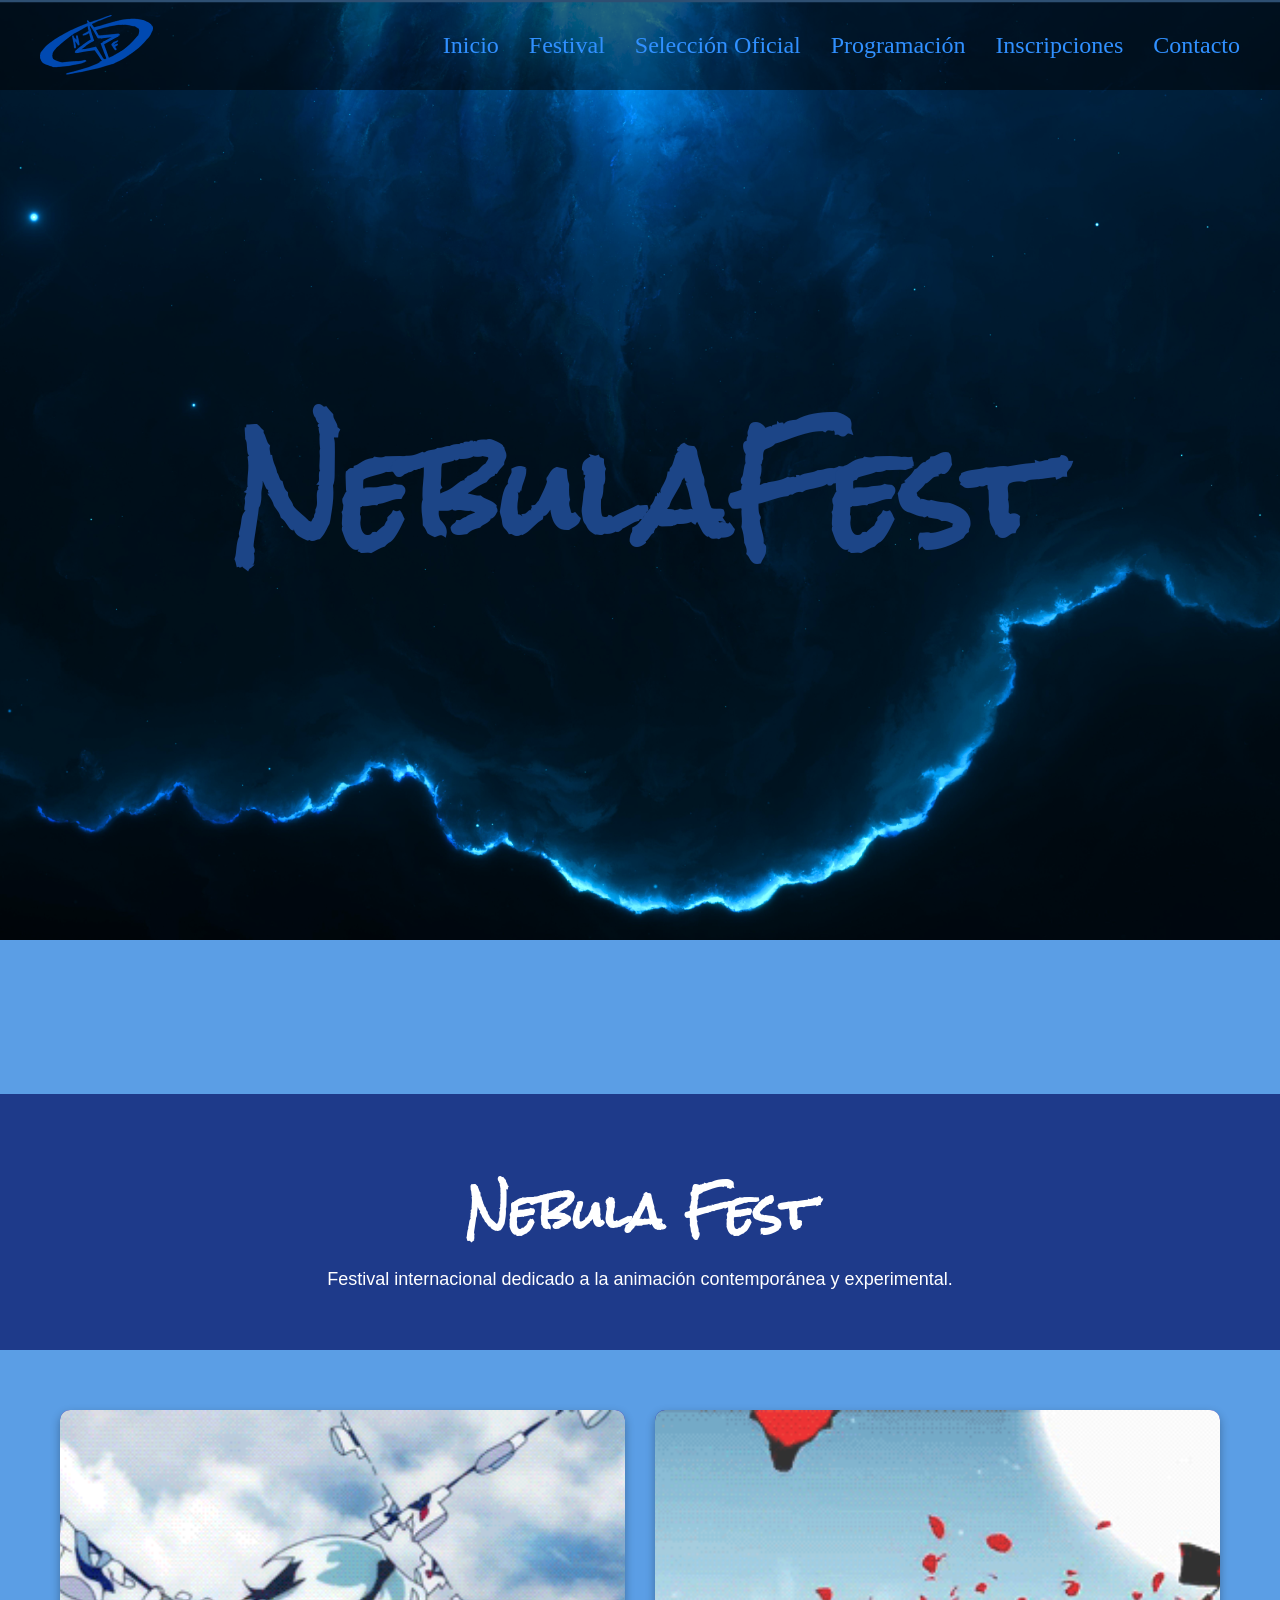
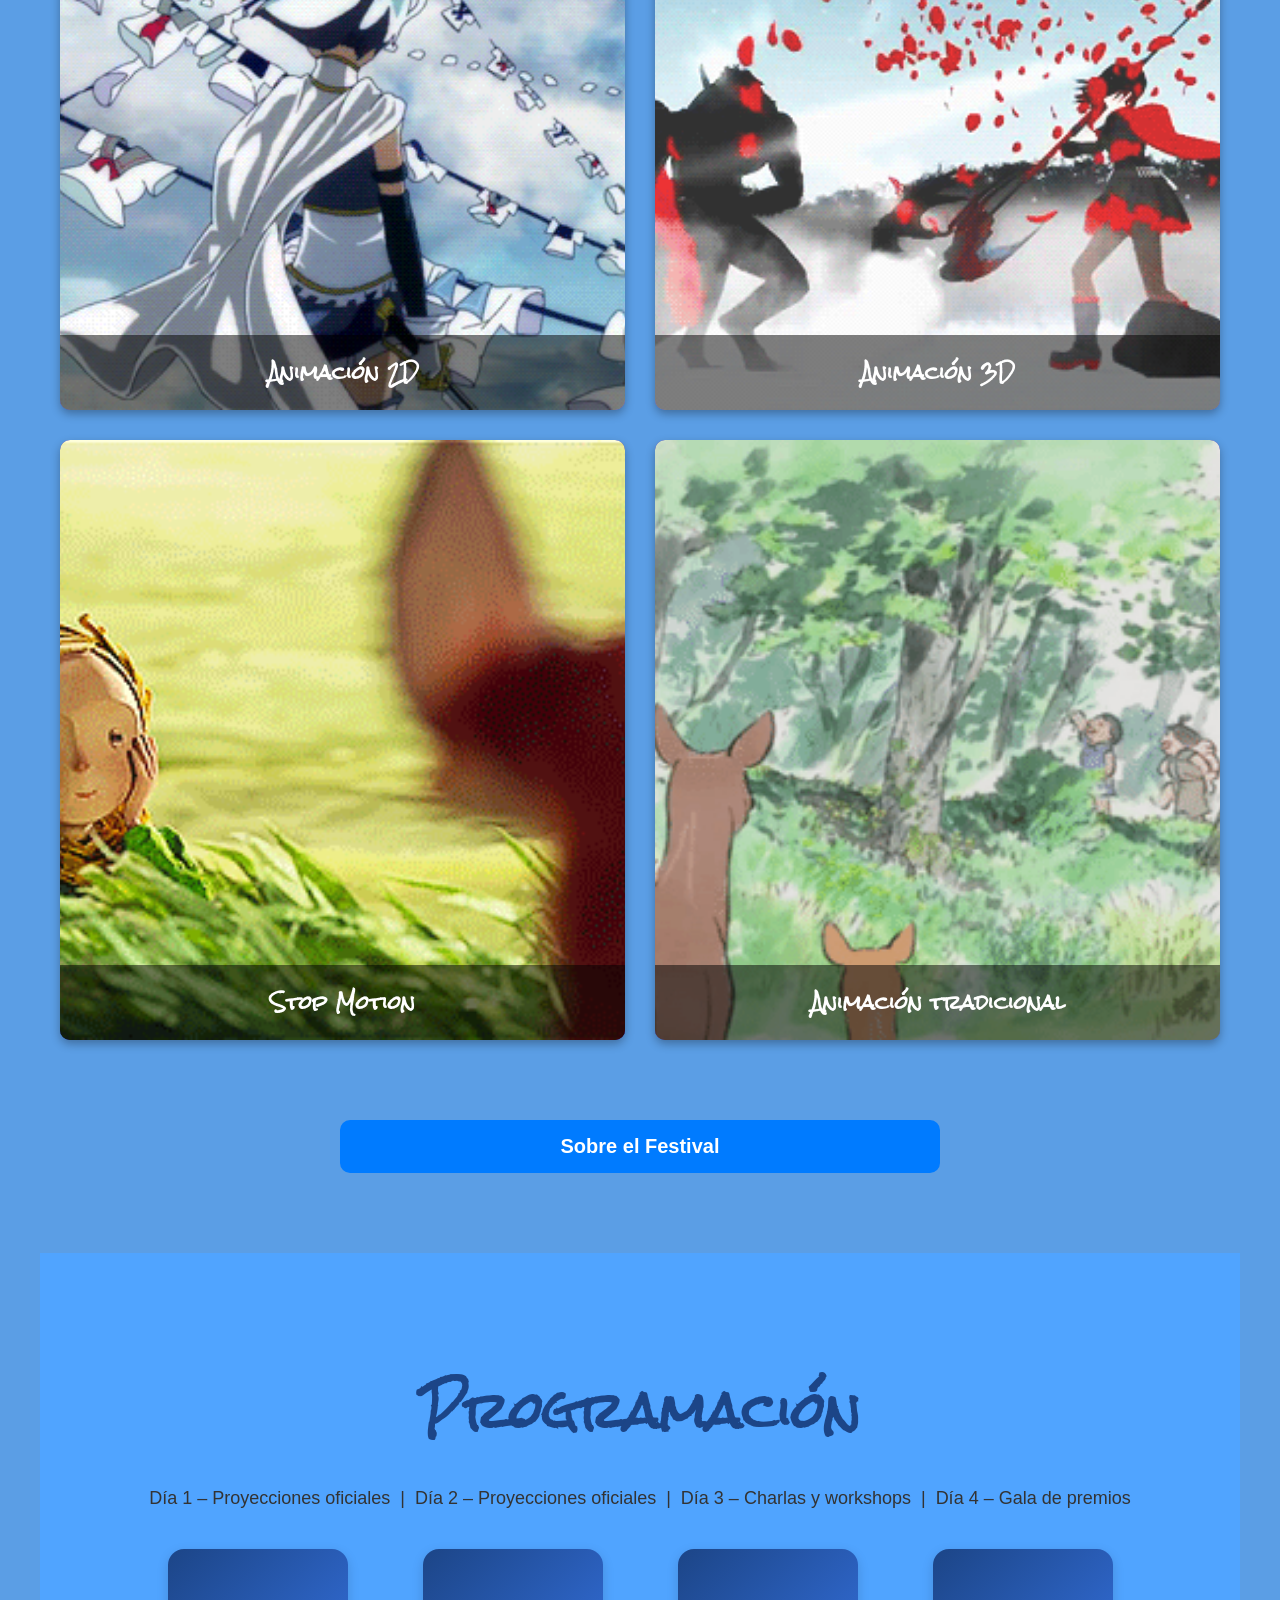
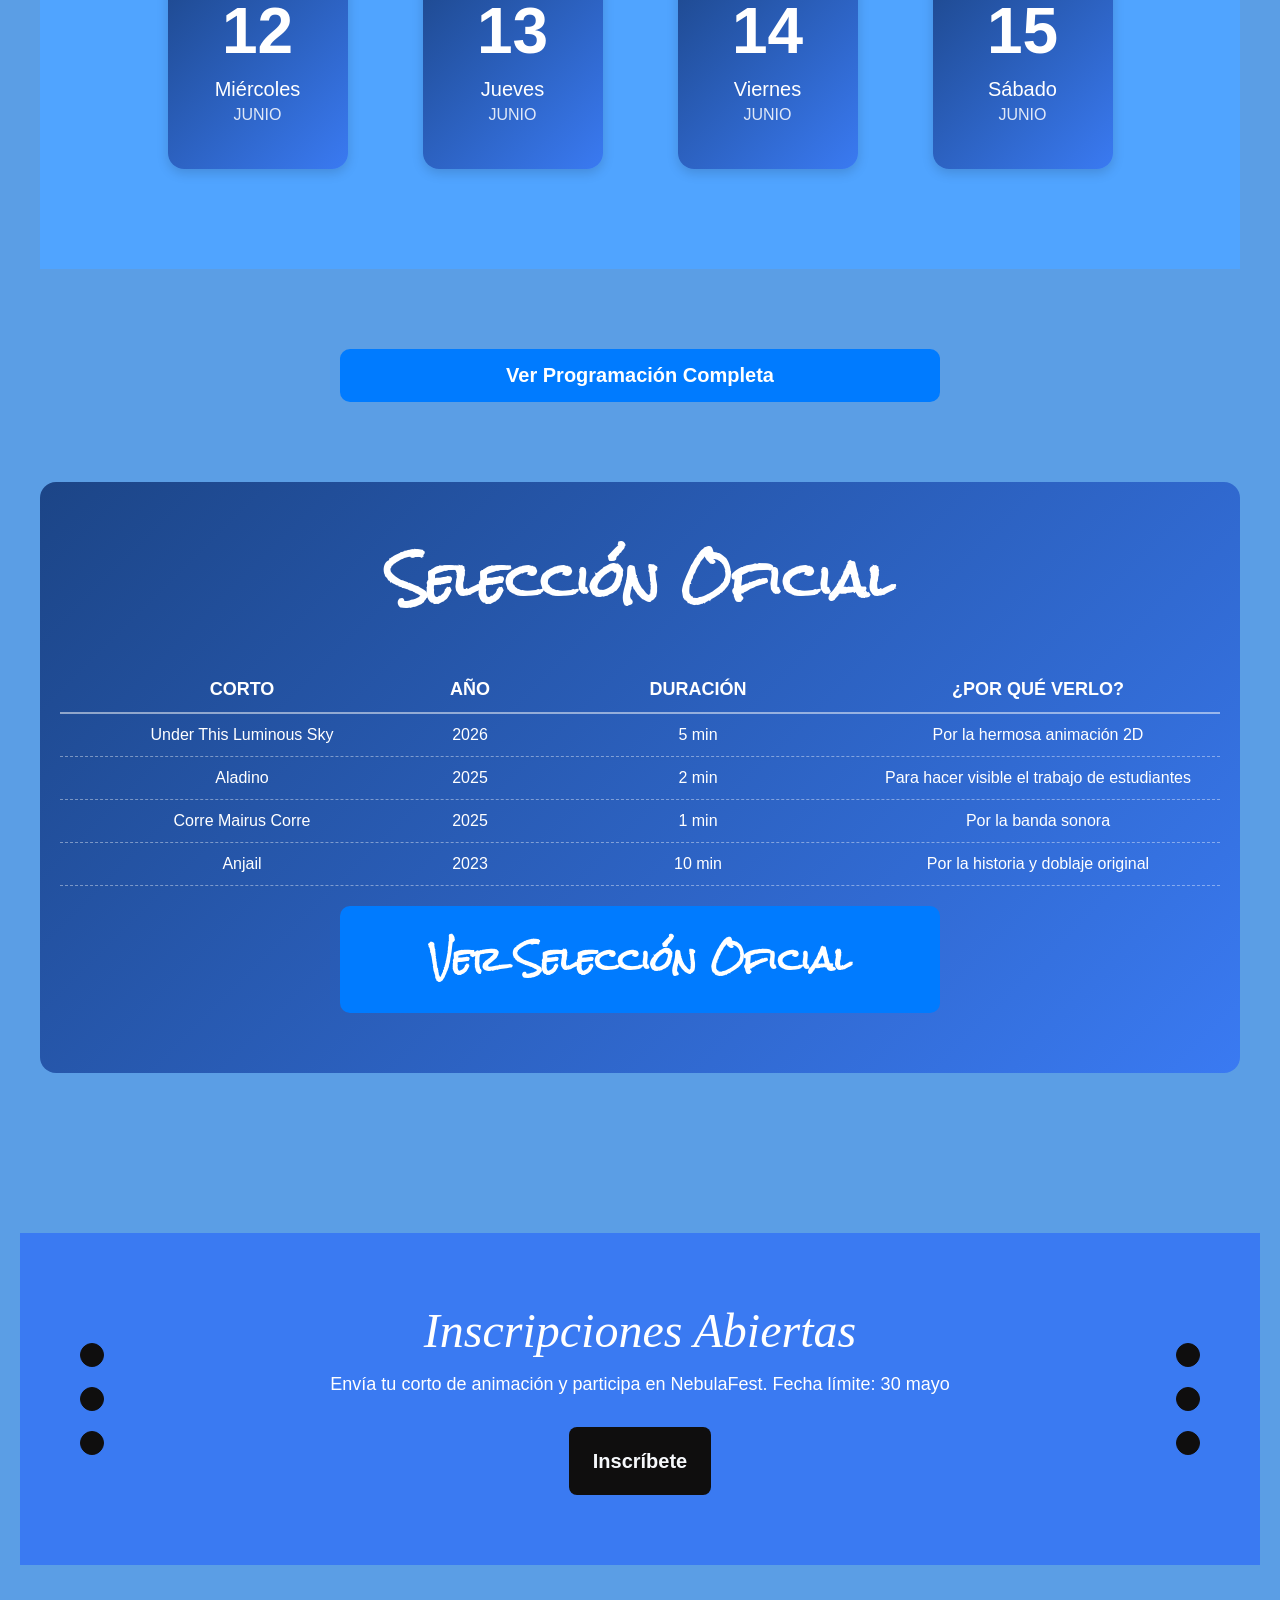
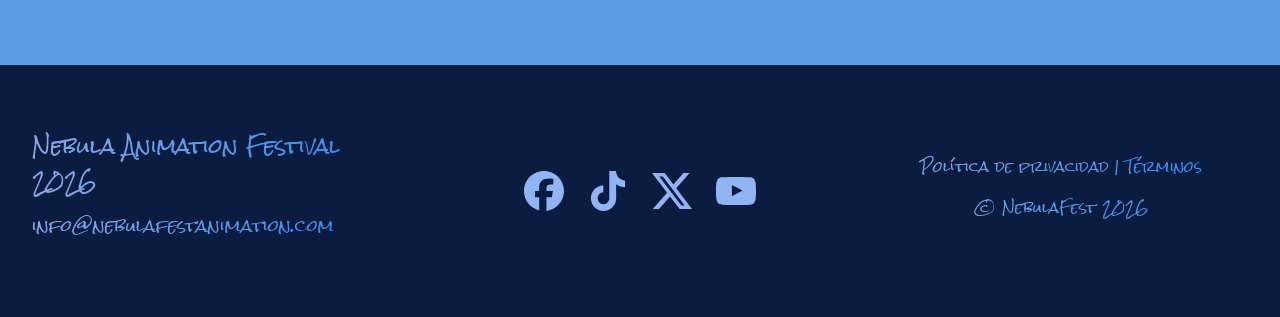
<file: index.html>
<!DOCTYPE html>
<html lang="es">

<head>
  <meta charset="UTF-8">
  <meta name="viewport" content="width=device-width, initial-scale=1.0">
  <title>NebulaFest</title>
  <link rel="stylesheet" href="style_index.css">
  <link rel="stylesheet" href="Style_General_Header_and_Footer.css">
  <link rel="preconnect" href="https://fonts.googleapis.com">
  <link rel="preconnect" href="https://fonts.gstatic.com" crossorigin>
  <link href="https://fonts.googleapis.com/css2?family=Rock+Salt&display=swap" rel="stylesheet">
  <Font src="font/RockSalt-Regular.ttf">
</head>

  <!-- HEADER -->
  <header class="cabecera">
    <div class="logo-nf">
      <img src="Imagenes/logoNF.png" alt="Logo NebulaFest">
    </div>
    <nav class="botones">
      <a href="NebulaFest_index.html">Inicio</a>
      <a href="Pagina Festival Información.html">Festival</a>
      <a href="Pagina Seleccion Oficial1.html">Selección Oficial</a>
      <a href="Pagina Programacion.html">Programación</a>
      <a href="Pagina Inscripciones.html">Inscripciones</a>
      <a href="PaginaContacto.html">Contacto</a>
    </nav>
  </header>

  <!-- HERO -->
  <section class="hero">
    <div class="titulo-evento">
      <h1 class="nebula-fest">NebulaFest</h1>
    </div>
    <img src="Imagenes/nebulosa-foto0.png" class="nebulosa-foto">
  </section>

  <!-- INTRO -->
  <section class="titulo-y-ligera-info">
    <div class="titulo">
      <h2 class="nebula-fest2">Nebula Fest</h2>
      <p class="descripcion">
        Festival internacional dedicado a la animación contemporánea y experimental.
      </p>
    </div>
  </section>

  <!-- TARJETAS DE ANIMACIÓN -->
  <section class="animaciones">
    <article class="anim-2d">
      <img src="Gifs/ANIMdigital1.gif" alt="Animación 2D">
      <div class="content">
        <h3>Animación 2D</h3>
      </div>
    </article>

    <article class="anim-3d">
      <img src="Gifs/ANIM3Dpelea.gif" alt="Animación 3D">
      <div class="content">
        <h3>Animación 3D</h3>
      </div>
    </article>

    <article class="anim-stop-motion">
      <img src="Gifs/StopMotion.gif" alt="Stop Motion">
      <div class="content">
        <h3>Stop Motion</h3>
      </div>
    </article>

    <article class="anim-2d-tradicional">
      <img src="Gifs/ANIMtradicional.gif" alt="Animación tradicional">
      <div class="content">
        <h3>Animación tradicional</h3>
      </div>
    </article>
  </section>

  <!-- BOTÓN CTA -->
  <section class="cta">
    <a href="Pagina Festival Información.html" class="button-large">Sobre el Festival</a>
  </section>

  <!-- PROGRAMACIÓN -->
  <section class="programacion">
    <h2>Programación</h2>
    <p class="resumen">
      Día 1 – Proyecciones oficiales &nbsp;|&nbsp;
      Día 2 – Proyecciones oficiales &nbsp;|&nbsp;
      Día 3 – Charlas y workshops &nbsp;|&nbsp;
      Día 4 – Gala de premios
    </p>

    <div class="fechas">
      <div class="fecha-card">
        <div class="dia">12</div>
        <div class="nombre-dia">Miércoles</div>
        <div class="mes">Junio</div>
      </div>
      <div class="fecha-card">
        <div class="dia">13</div>
        <div class="nombre-dia">Jueves</div>
        <div class="mes">Junio</div>
      </div>
      <div class="fecha-card">
        <div class="dia">14</div>
        <div class="nombre-dia">Viernes</div>
        <div class="mes">Junio</div>
      </div>
      <div class="fecha-card">
        <div class="dia">15</div>
        <div class="nombre-dia">Sábado</div>
        <div class="mes">Junio</div>
      </div>
    </div>
  </section>

  <section class="cta">
    <a href="Pagina Programacion.html" class="button-large">Ver Programación Completa</a>
  </section>

  <!-- SELECCIÓN OFICIAL -->
  <section class="seleccion-oficial">
    <h2 class="titulo-seleccion">Selección Oficial</h2>

    <div class="tabla-cabecera">
      <div class="columna">Corto</div>
      <div class="columna ancho-fijo">Año</div>
      <div class="columna">Duración</div>
      <div class="columna">¿Por qué verlo?</div>
    </div>

    <div class="tabla-contenido">
      <div class="fila">
        <div class="columna">Under This Luminous Sky</div>
        <div class="columna ancho-fijo">2026</div>
        <div class="columna">5 min</div>
        <div class="columna">Por la hermosa animación 2D</div>
      </div>
      <div class="fila">
        <div class="columna">Aladino</div>
        <div class="columna ancho-fijo">2025</div>
        <div class="columna">2 min</div>
        <div class="columna">Para hacer visible el trabajo de estudiantes</div>
      </div>
      <div class="fila">
        <div class="columna">Corre Mairus Corre</div>
        <div class="columna ancho-fijo">2025</div>
        <div class="columna">1 min</div>
        <div class="columna">Por la banda sonora</div>
      </div>
      <div class="fila">
        <div class="columna">Anjail</div>
        <div class="columna ancho-fijo">2023</div>
        <div class="columna">10 min</div>
        <div class="columna">Por la historia y doblaje original</div>
      </div>
      <!-- Se pueden repetir más filas según sea necesario -->
    </div>

    <section class="cta-seleccion">
      <a href="Pagina Seleccion Oficial1.html" class="button-large">
        <div class="view-all">Ver Selección Oficial</div>
      </a>
    </section>
  </section>

  <!-- SECCIÓN INSCRIPCIONES -->
  <section class="subscribe-section">
    <div class="frame-43">
      <div class="subscribe-container">

        <div class="paper-graphics paper-left">
          <div class="holes">
            <div class="ellipse"></div>
            <div class="ellipse"></div>
            <div class="ellipse"></div>
          </div>
        </div>

        <div class="content">
          <div class="paragraph">
            <div class="tune-into-the-signal">Inscripciones Abiertas</div>
            <div class="no-noise-just-deep-cuts-on-music-film-and-culture">
              Envía tu corto de animación y participa en NebulaFest. Fecha límite: 30 mayo
            </div>
          </div>
          <a href="Pagina Inscripciones.html" class="button-small">
            <div class="subscribe">Inscríbete</div>
          </a>
        </div>

        <div class="paper-graphics paper-right">
          <div class="holes">
            <div class="ellipse"></div>
            <div class="ellipse"></div>
            <div class="ellipse"></div>
          </div>
        </div>

      </div>
    </div>
  </section>

    <!-- Footer -->
    <footer>
        <div class="footer-container">
            <div class="footer-info">
                <p>Nebula Animation Festival 2026</p>
                <p>info@nebulafestanimation.com</p>
            </div>

            <div class="social-links">
                <!-- Facebook -->
                <button aria-label="Facebook">
                    <svg viewBox="0 0 40.0008 39.8536">
                        <path d="M20 0C8.9544 0 0 8.9544 0 20C0 29.3792 6.4576 37.2496 15.1688 39.4112V26.112H11.0448V20H15.1688V17.3664C15.1688 10.5592 18.2496 7.404 24.9328 7.404C26.2 7.404 28.3864 7.6528 29.2808 7.9008V13.4408C28.8088 13.3912 27.9888 13.3664 26.9704 13.3664C23.6912 13.3664 22.424 14.6088 22.424 17.8384V20H28.9568L27.8344 26.112H22.424V39.8536C32.3272 38.6576 40.0008 30.2256 40.0008 20C40 8.9544 31.0456 0 20 0Z" />
                    </svg>
                </button>

                <!-- TikTok -->
                <button aria-label="TikTok">
                    <svg viewBox="0 0 34.1667 40">
                        <path d="M25.1209 0H18.3797V27.2463C18.3797 30.4928 15.787 33.1594 12.5604 33.1594C9.33389 33.1594 6.74115 30.4928 6.74115 27.2463C6.74115 24.058 9.27628 21.4492 12.3876 21.3333V14.4928C5.5312 14.6087 0 20.2319 0 27.2463C0 34.3189 5.64643 40 12.6181 40C19.5896 40 25.2361 34.2609 25.2361 27.2463V13.2753C27.7712 15.1304 30.8825 16.2319 34.1667 16.2899V9.44928C29.0964 9.27537 25.1209 5.10144 25.1209 0Z" />
                    </svg>
                </button>

                <!-- X (Twitter) -->
                <button aria-label="X">
                    <svg viewBox="0 0 36.6667 33.1433">
                        <path d="M28.8771 0H34.4996L22.2162 14.0392L36.6667 33.1433H25.3521L16.4901 21.5567L6.34991 33.1433H0.724053L13.8624 18.1268L0 0H11.6018L19.6123 10.5906L28.8771 0ZM26.9038 29.778H30.0193L9.90899 3.18855H6.56577L26.9038 29.778Z" />
                    </svg>
                </button>

                <!-- YouTube -->
                <button aria-label="YouTube">
                    <svg viewBox="0 0 40 28.1328">
                        <path d="M39.6016 6.07031C39.6016 6.07031 39.2109 3.3125 38.0078 2.10156C36.4844 0.507813 34.7813 0.5 34 0.40625C28.4063 -2.23517e-07 20.0078 0 20.0078 0H19.9922C19.9922 0 11.5937 -2.23517e-07 6 0.40625C5.21875 0.5 3.51562 0.507813 1.99219 2.10156C0.789063 3.3125 0.40625 6.07031 0.40625 6.07031C0.40625 6.07031 0 9.3125 0 12.5469V15.5781C0 18.8125 0.398437 22.0547 0.398437 22.0547C0.398437 22.0547 0.789062 24.8125 1.98437 26.0234C3.50781 27.6172 5.50781 27.5625 6.39844 27.7344C9.60156 28.0391 20 28.1328 20 28.1328C20 28.1328 28.4063 28.1172 34 27.7188C34.7813 27.625 36.4844 27.6172 38.0078 26.0234C39.2109 24.8125 39.6016 22.0547 39.6016 22.0547C39.6016 22.0547 40 18.8203 40 15.5781V12.5469C40 9.3125 39.6016 6.07031 39.6016 6.07031ZM15.8672 19.2578V8.01563L26.6719 13.6562L15.8672 19.2578Z" />
                    </svg>
                </button>
            </div>

            <div class="footer-legal">
                <p>Política de privacidad | Términos</p>
                <p>© NebulaFest 2026</p>
            </div>
        </div>
    </footer>

</body>
</html>
</file>
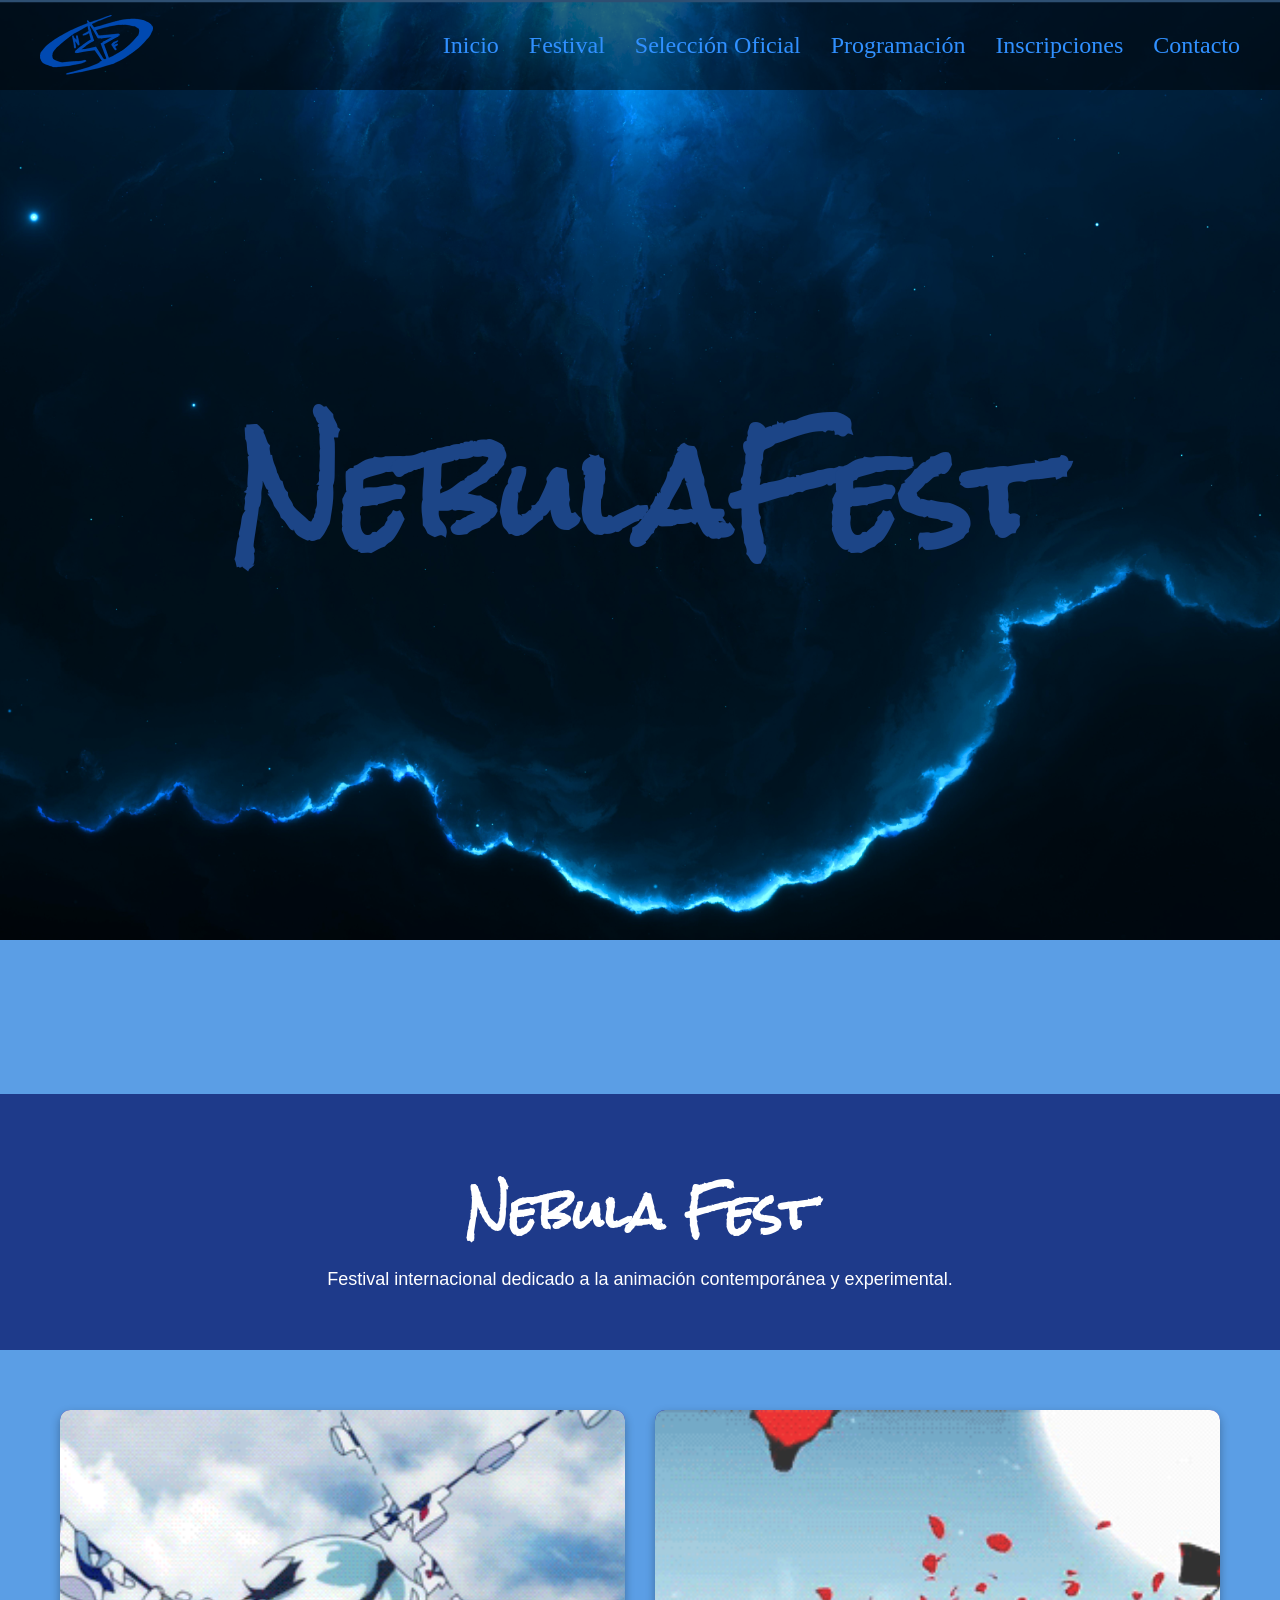
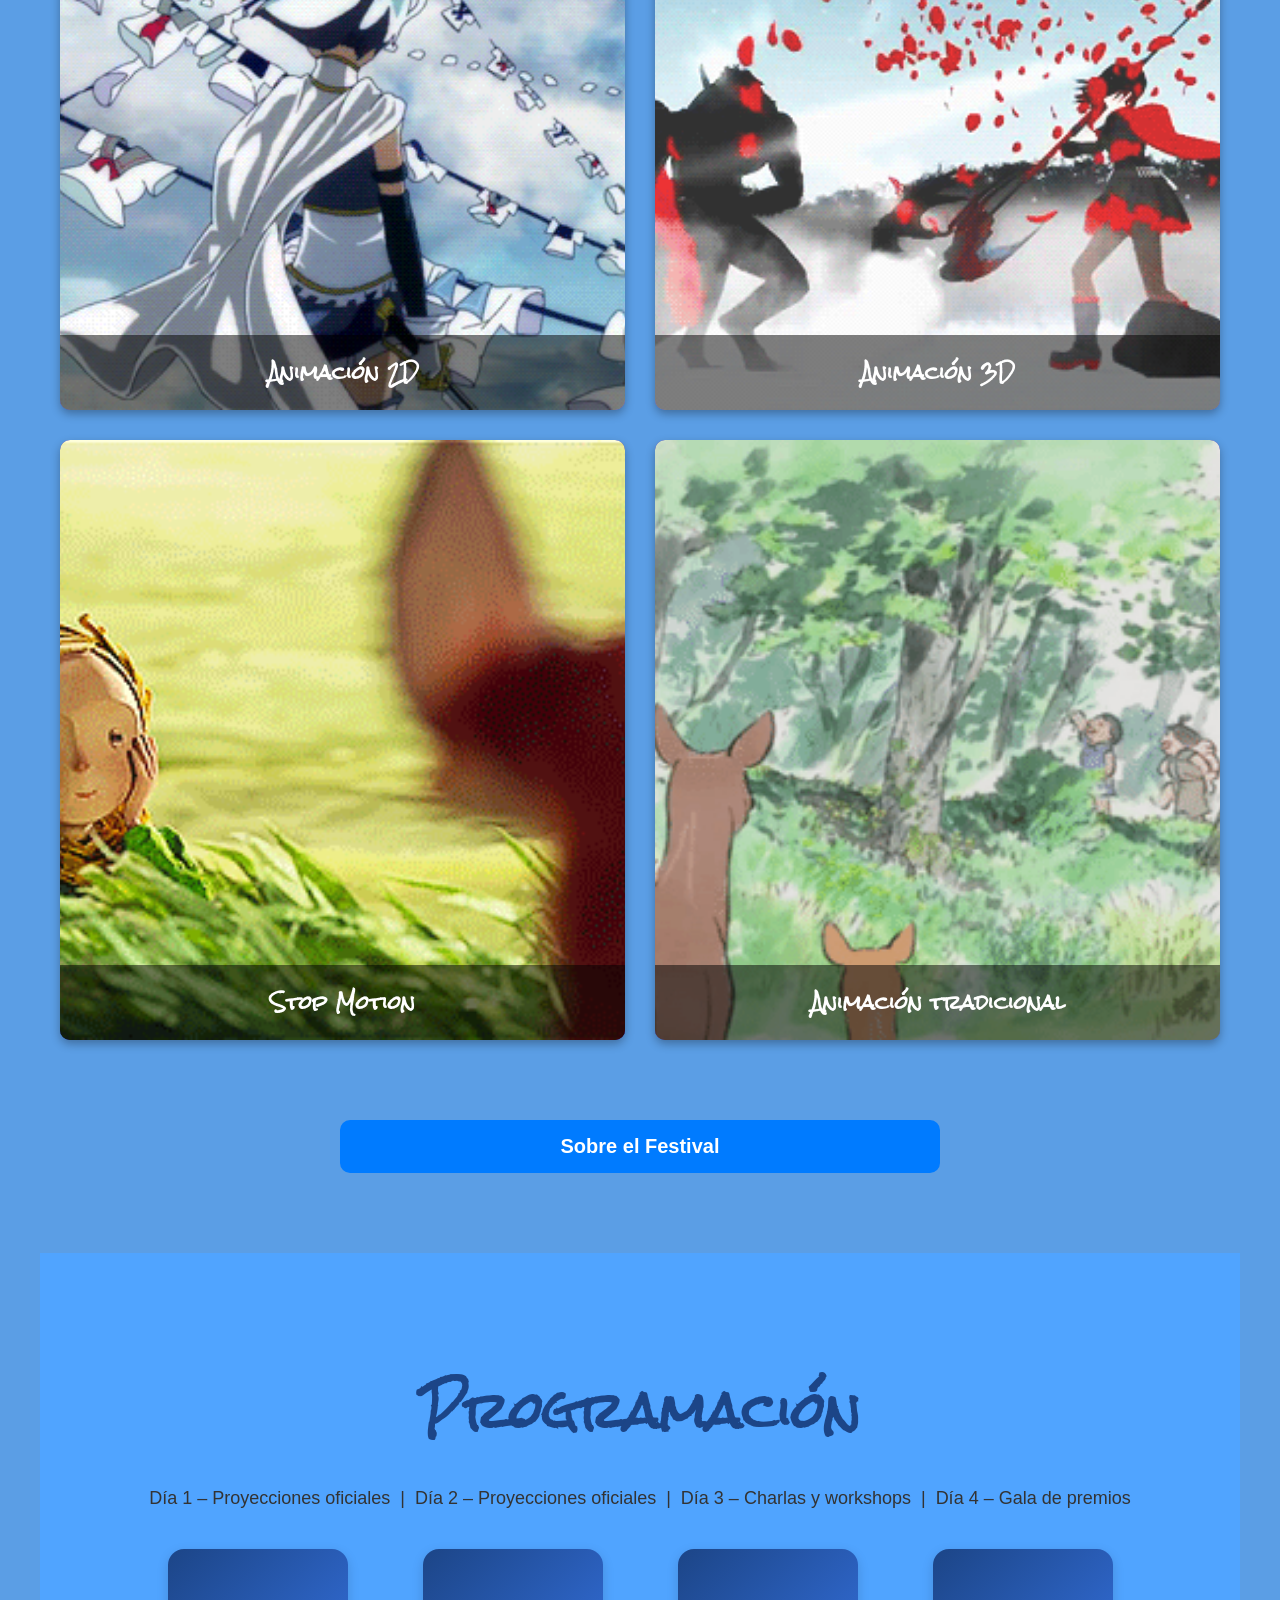
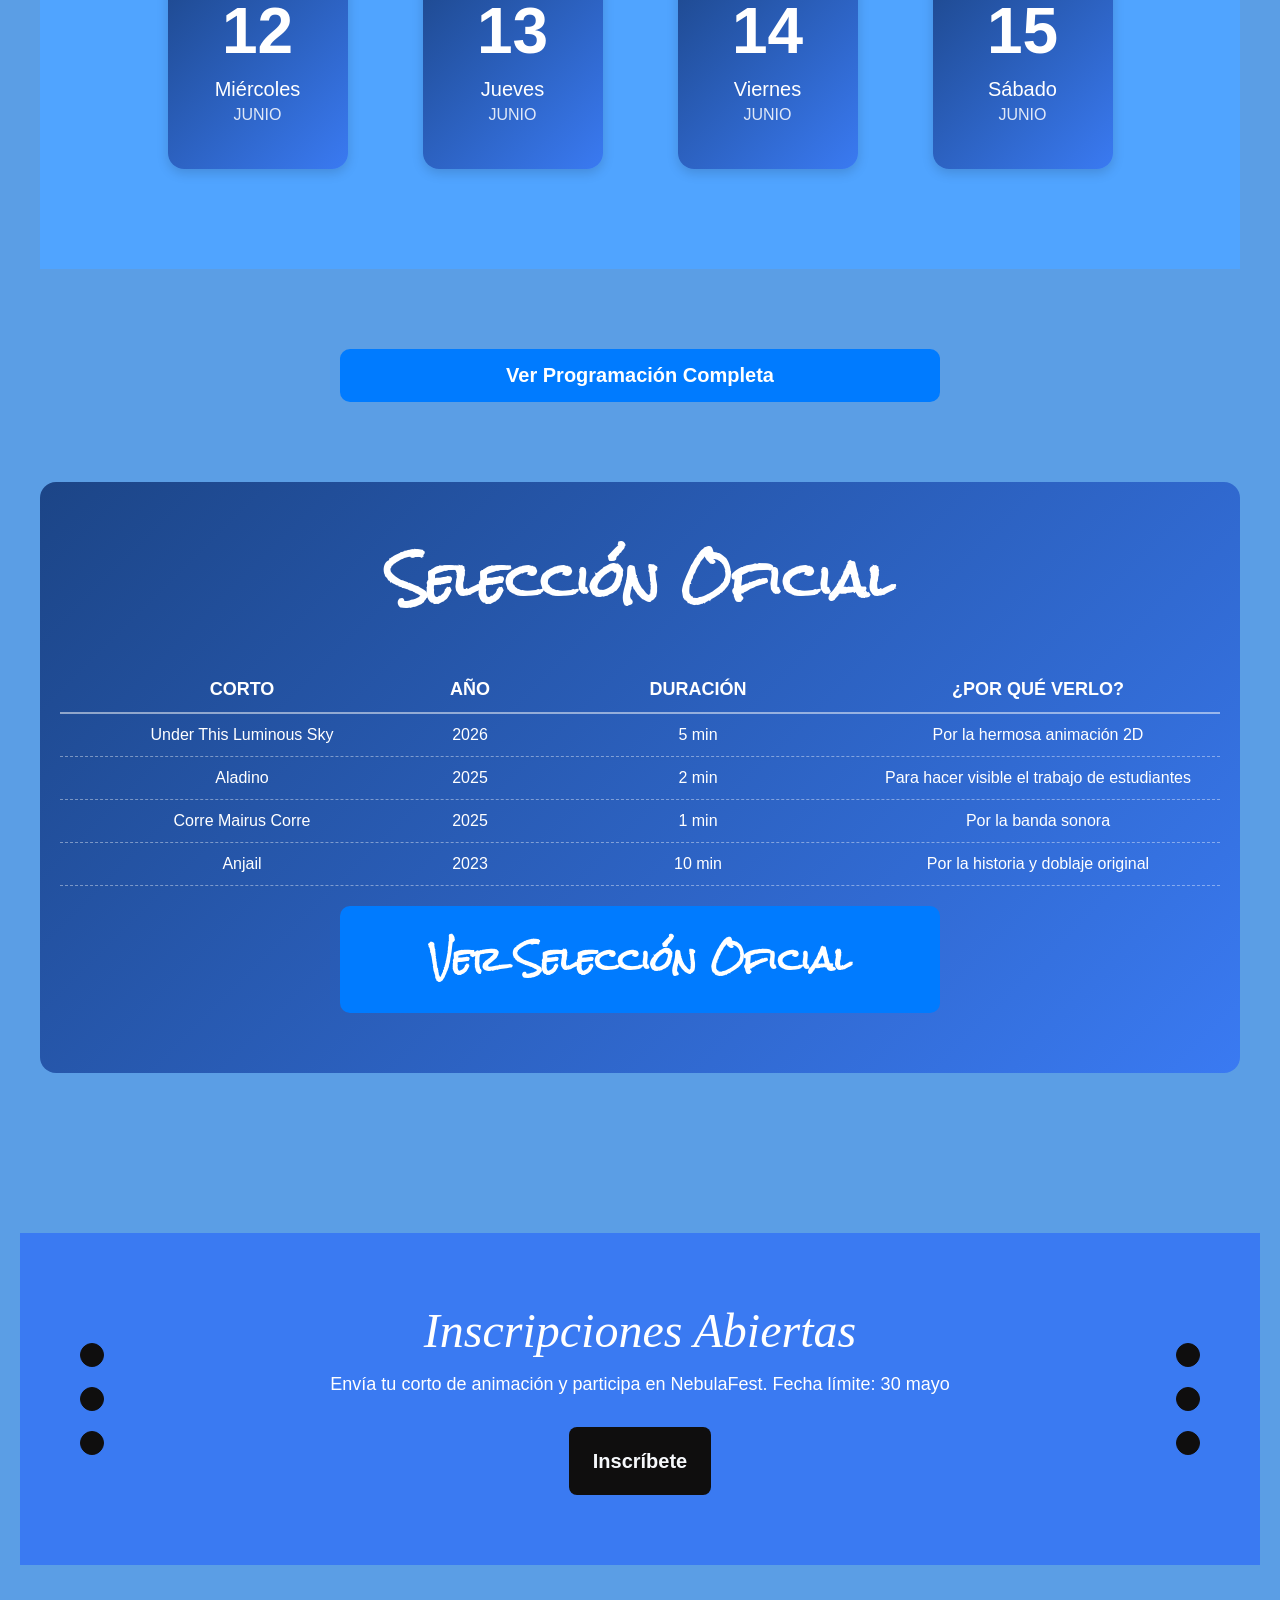
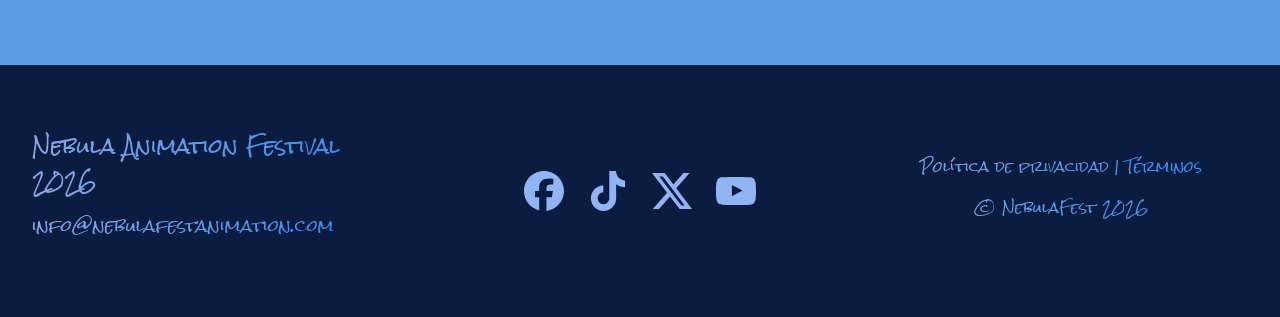
<file: NebulaFest_index.html>
<!DOCTYPE html>
<html lang="es">

<head>
  <meta charset="UTF-8">
  <meta name="viewport" content="width=device-width, initial-scale=1.0">
  <title>NebulaFest</title>
  <link rel="stylesheet" href="style_index.css">
  <link rel="stylesheet" href="Style_General_Header_and_Footer.css">
  <link rel="preconnect" href="https://fonts.googleapis.com">
  <link rel="preconnect" href="https://fonts.gstatic.com" crossorigin>
  <link href="https://fonts.googleapis.com/css2?family=Rock+Salt&display=swap" rel="stylesheet">
</head>

  <!-- HEADER -->
  <header class="cabecera">
    <div class="logo-nf">
      <img src="Imagenes/logoNF.png" alt="Logo NebulaFest">
    </div>
    <nav class="botones">
      <a href="NebulaFest_index.html">Inicio</a>
      <a href="Pagina Festival Información.html">Festival</a>
      <a href="Pagina Seleccion Oficial1.html">Selección Oficial</a>
      <a href="Pagina Programacion.html">Programación</a>
      <a href="Pagina Inscripciones.html">Inscripciones</a>
      <a href="PaginaContacto.html">Contacto</a>
    </nav>
  </header>

  <!-- HERO -->
  <section class="hero">
    <div class="titulo-evento">
      <h1 class="nebula-fest">NebulaFest</h1>
    </div>
    <img src="Imagenes/nebulosa-foto0.png" class="nebulosa-foto">
  </section>

  <!-- INTRO -->
  <section class="titulo-y-ligera-info">
    <div class="titulo">
      <h2 class="nebula-fest2">Nebula Fest</h2>
      <p class="descripcion">
        Festival internacional dedicado a la animación contemporánea y experimental.
      </p>
    </div>
  </section>

  <!-- TARJETAS DE ANIMACIÓN -->
  <section class="animaciones">
    <article class="anim-2d">
      <img src="Gifs/ANIMdigital1.gif" alt="Animación 2D">
      <div class="content">
        <h3>Animación 2D</h3>
      </div>
    </article>

    <article class="anim-3d">
      <img src="Gifs/ANIM3Dpelea.gif" alt="Animación 3D">
      <div class="content">
        <h3>Animación 3D</h3>
      </div>
    </article>

    <article class="anim-stop-motion">
      <img src="Gifs/StopMotion.gif" alt="Stop Motion">
      <div class="content">
        <h3>Stop Motion</h3>
      </div>
    </article>

    <article class="anim-2d-tradicional">
      <img src="Gifs/ANIMtradicional.gif" alt="Animación tradicional">
      <div class="content">
        <h3>Animación tradicional</h3>
      </div>
    </article>
  </section>

  <!-- BOTÓN CTA -->
  <section class="cta">
    <a href="Pagina Festival Información.html" class="button-large">Sobre el Festival</a>
  </section>

  <!-- PROGRAMACIÓN -->
  <section class="programacion">
    <h2>Programación</h2>
    <p class="resumen">
      Día 1 – Proyecciones oficiales &nbsp;|&nbsp;
      Día 2 – Proyecciones oficiales &nbsp;|&nbsp;
      Día 3 – Charlas y workshops &nbsp;|&nbsp;
      Día 4 – Gala de premios
    </p>

    <div class="fechas">
      <div class="fecha-card">
        <div class="dia">12</div>
        <div class="nombre-dia">Miércoles</div>
        <div class="mes">Junio</div>
      </div>
      <div class="fecha-card">
        <div class="dia">13</div>
        <div class="nombre-dia">Jueves</div>
        <div class="mes">Junio</div>
      </div>
      <div class="fecha-card">
        <div class="dia">14</div>
        <div class="nombre-dia">Viernes</div>
        <div class="mes">Junio</div>
      </div>
      <div class="fecha-card">
        <div class="dia">15</div>
        <div class="nombre-dia">Sábado</div>
        <div class="mes">Junio</div>
      </div>
    </div>
  </section>

  <section class="cta">
    <a href="Pagina Programacion.html" class="button-large">Ver Programación Completa</a>
  </section>

  <!-- SELECCIÓN OFICIAL -->
  <section class="seleccion-oficial">
    <h2 class="titulo-seleccion">Selección Oficial</h2>

    <div class="tabla-cabecera">
      <div class="columna">Corto</div>
      <div class="columna ancho-fijo">Año</div>
      <div class="columna">Duración</div>
      <div class="columna">¿Por qué verlo?</div>
    </div>

    <div class="tabla-contenido">
      <div class="fila">
        <div class="columna">Under This Luminous Sky</div>
        <div class="columna ancho-fijo">2026</div>
        <div class="columna">5 min</div>
        <div class="columna">Por la hermosa animación 2D</div>
      </div>
      <div class="fila">
        <div class="columna">Aladino</div>
        <div class="columna ancho-fijo">2025</div>
        <div class="columna">2 min</div>
        <div class="columna">Para hacer visible el trabajo de estudiantes</div>
      </div>
      <div class="fila">
        <div class="columna">Corre Mairus Corre</div>
        <div class="columna ancho-fijo">2025</div>
        <div class="columna">1 min</div>
        <div class="columna">Por la banda sonora</div>
      </div>
      <div class="fila">
        <div class="columna">Anjail</div>
        <div class="columna ancho-fijo">2023</div>
        <div class="columna">10 min</div>
        <div class="columna">Por la historia y doblaje original</div>
      </div>
      <!-- Se pueden repetir más filas según sea necesario -->
    </div>

    <section class="cta-seleccion">
      <a href="Pagina Seleccion Oficial1.html" class="button-large">
        <div class="view-all">Ver Selección Oficial</div>
      </a>
    </section>
  </section>

  <!-- SECCIÓN INSCRIPCIONES -->
  <section class="subscribe-section">
    <div class="frame-43">
      <div class="subscribe-container">

        <div class="paper-graphics paper-left">
          <div class="holes">
            <div class="ellipse"></div>
            <div class="ellipse"></div>
            <div class="ellipse"></div>
          </div>
        </div>

        <div class="content">
          <div class="paragraph">
            <div class="tune-into-the-signal">Inscripciones Abiertas</div>
            <div class="no-noise-just-deep-cuts-on-music-film-and-culture">
              Envía tu corto de animación y participa en NebulaFest. Fecha límite: 30 mayo
            </div>
          </div>
          <a href="Pagina Inscripciones.html" class="button-small">
            <div class="subscribe">Inscríbete</div>
          </a>
        </div>

        <div class="paper-graphics paper-right">
          <div class="holes">
            <div class="ellipse"></div>
            <div class="ellipse"></div>
            <div class="ellipse"></div>
          </div>
        </div>

      </div>
    </div>
  </section>

    <!-- Footer -->
    <footer>
        <div class="footer-container">
            <div class="footer-info">
                <p>Nebula Animation Festival 2026</p>
                <p>info@nebulafestanimation.com</p>
            </div>

            <div class="social-links">
                <!-- Facebook -->
                <button aria-label="Facebook">
                    <svg viewBox="0 0 40.0008 39.8536">
                        <path d="M20 0C8.9544 0 0 8.9544 0 20C0 29.3792 6.4576 37.2496 15.1688 39.4112V26.112H11.0448V20H15.1688V17.3664C15.1688 10.5592 18.2496 7.404 24.9328 7.404C26.2 7.404 28.3864 7.6528 29.2808 7.9008V13.4408C28.8088 13.3912 27.9888 13.3664 26.9704 13.3664C23.6912 13.3664 22.424 14.6088 22.424 17.8384V20H28.9568L27.8344 26.112H22.424V39.8536C32.3272 38.6576 40.0008 30.2256 40.0008 20C40 8.9544 31.0456 0 20 0Z" />
                    </svg>
                </button>

                <!-- TikTok -->
                <button aria-label="TikTok">
                    <svg viewBox="0 0 34.1667 40">
                        <path d="M25.1209 0H18.3797V27.2463C18.3797 30.4928 15.787 33.1594 12.5604 33.1594C9.33389 33.1594 6.74115 30.4928 6.74115 27.2463C6.74115 24.058 9.27628 21.4492 12.3876 21.3333V14.4928C5.5312 14.6087 0 20.2319 0 27.2463C0 34.3189 5.64643 40 12.6181 40C19.5896 40 25.2361 34.2609 25.2361 27.2463V13.2753C27.7712 15.1304 30.8825 16.2319 34.1667 16.2899V9.44928C29.0964 9.27537 25.1209 5.10144 25.1209 0Z" />
                    </svg>
                </button>

                <!-- X (Twitter) -->
                <button aria-label="X">
                    <svg viewBox="0 0 36.6667 33.1433">
                        <path d="M28.8771 0H34.4996L22.2162 14.0392L36.6667 33.1433H25.3521L16.4901 21.5567L6.34991 33.1433H0.724053L13.8624 18.1268L0 0H11.6018L19.6123 10.5906L28.8771 0ZM26.9038 29.778H30.0193L9.90899 3.18855H6.56577L26.9038 29.778Z" />
                    </svg>
                </button>

                <!-- YouTube -->
                <button aria-label="YouTube">
                    <svg viewBox="0 0 40 28.1328">
                        <path d="M39.6016 6.07031C39.6016 6.07031 39.2109 3.3125 38.0078 2.10156C36.4844 0.507813 34.7813 0.5 34 0.40625C28.4063 -2.23517e-07 20.0078 0 20.0078 0H19.9922C19.9922 0 11.5937 -2.23517e-07 6 0.40625C5.21875 0.5 3.51562 0.507813 1.99219 2.10156C0.789063 3.3125 0.40625 6.07031 0.40625 6.07031C0.40625 6.07031 0 9.3125 0 12.5469V15.5781C0 18.8125 0.398437 22.0547 0.398437 22.0547C0.398437 22.0547 0.789062 24.8125 1.98437 26.0234C3.50781 27.6172 5.50781 27.5625 6.39844 27.7344C9.60156 28.0391 20 28.1328 20 28.1328C20 28.1328 28.4063 28.1172 34 27.7188C34.7813 27.625 36.4844 27.6172 38.0078 26.0234C39.2109 24.8125 39.6016 22.0547 39.6016 22.0547C39.6016 22.0547 40 18.8203 40 15.5781V12.5469C40 9.3125 39.6016 6.07031 39.6016 6.07031ZM15.8672 19.2578V8.01563L26.6719 13.6562L15.8672 19.2578Z" />
                    </svg>
                </button>
            </div>

            <div class="footer-legal">
                <p>Política de privacidad | Términos</p>
                <p>© NebulaFest 2026</p>
            </div>
        </div>
    </footer>

</body>
</html>
</file>
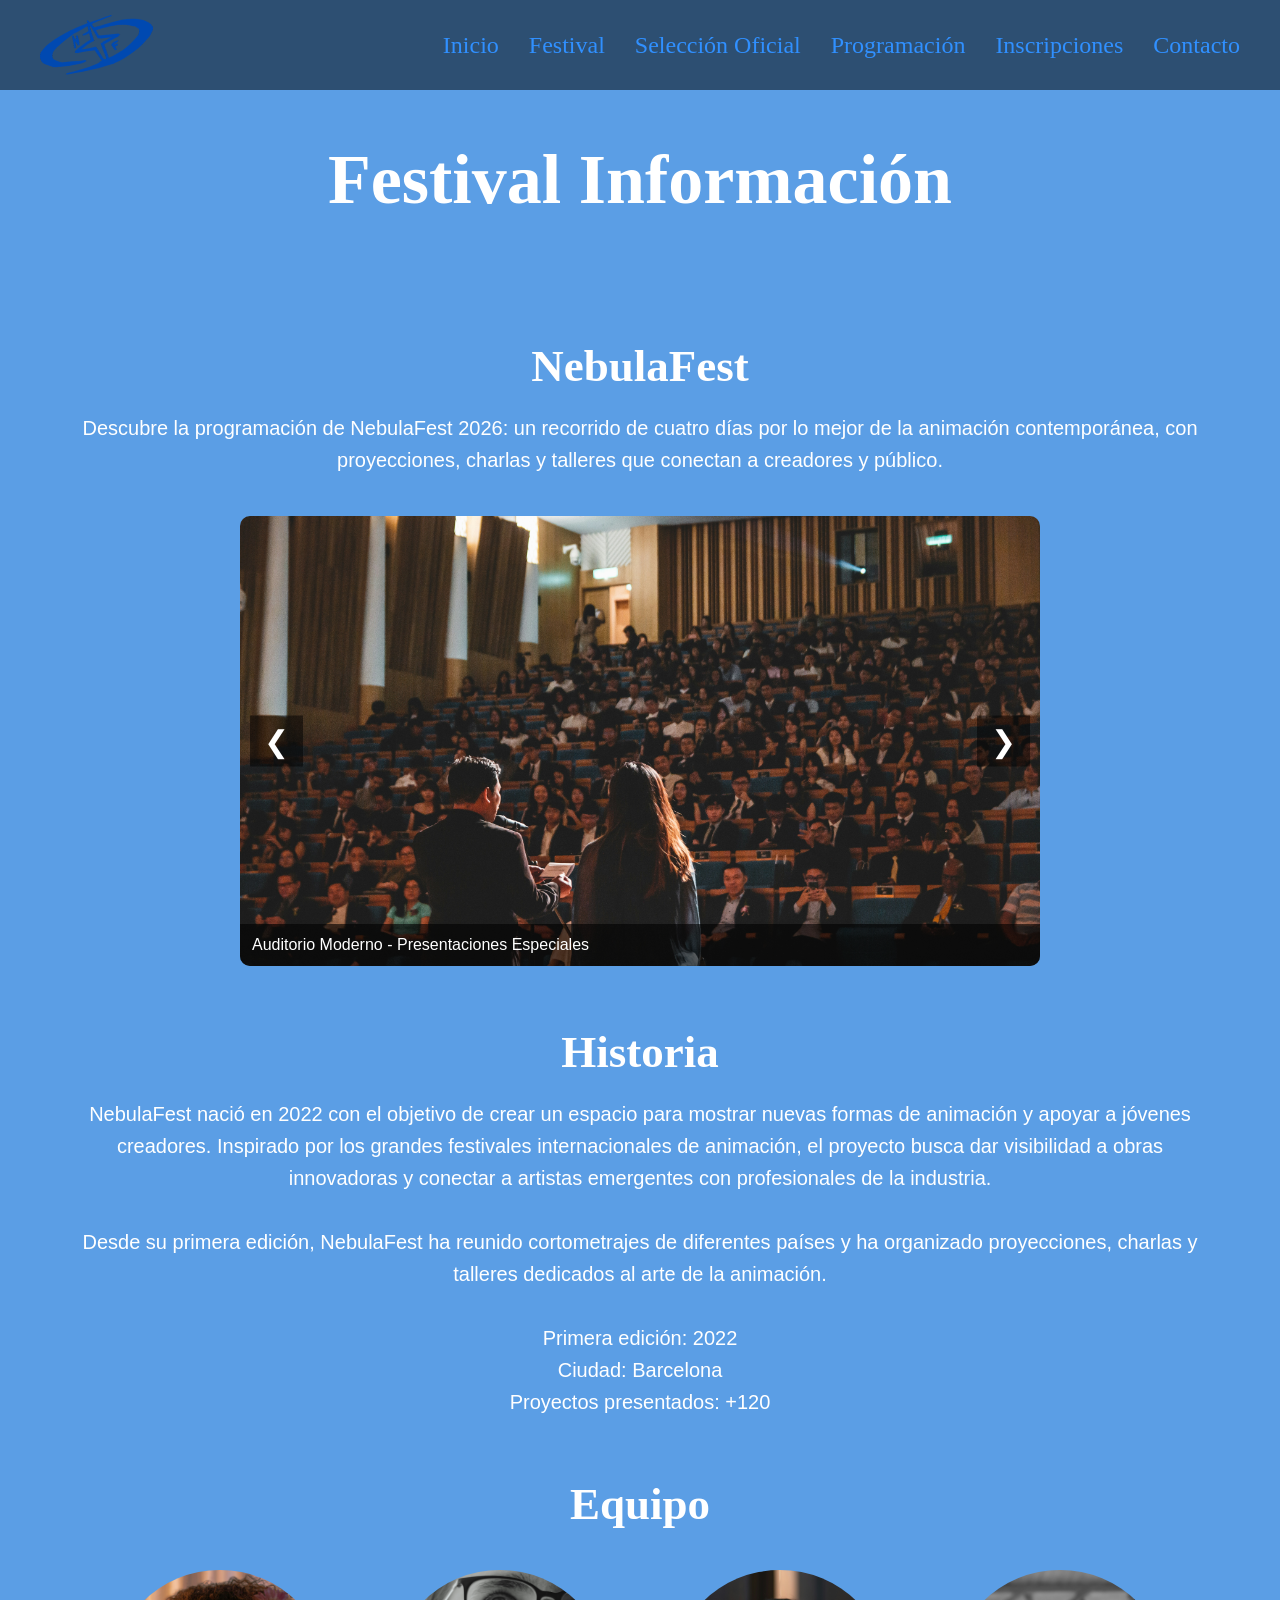
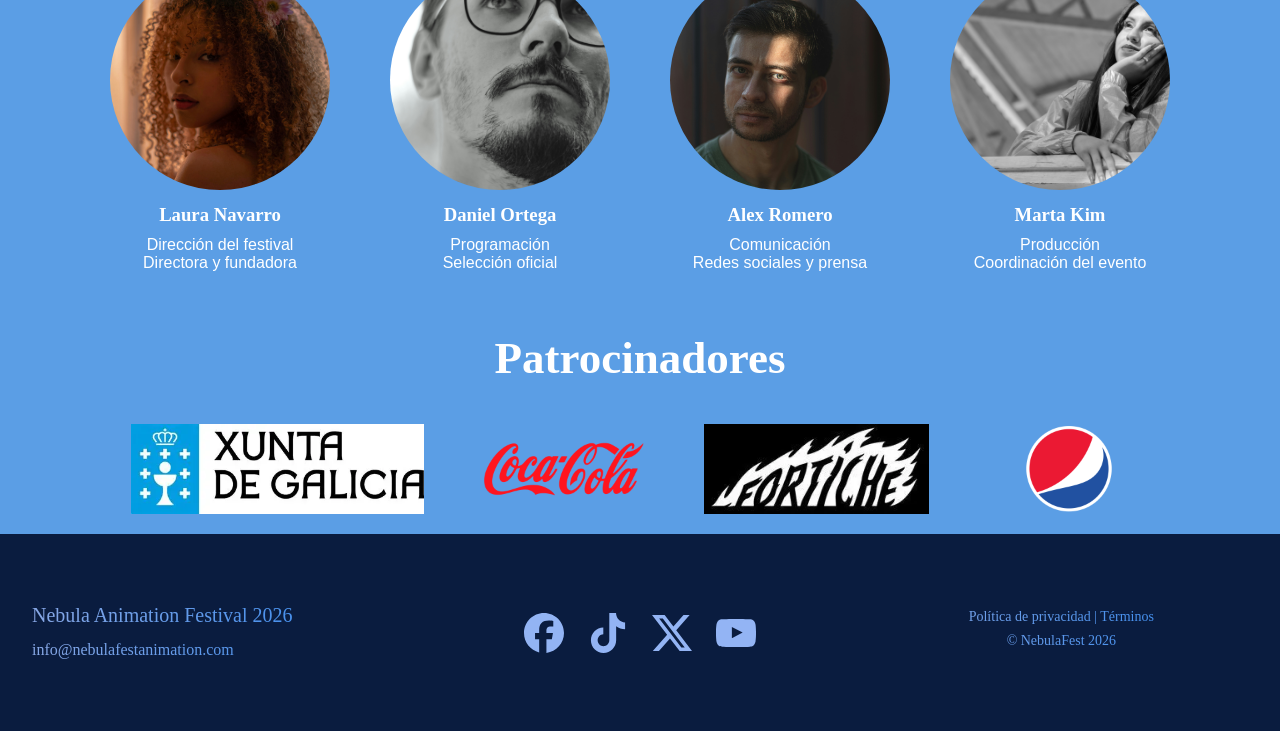
<file: Pagina Festival Información.html>
<!DOCTYPE html>
<html lang="es">

<head>
<meta charset="UTF-8">
<meta name="viewport" content="width=device-width, initial-scale=1.0">
<title>Información Festival - NebulaFest 2026</title>
<link rel="stylesheet" href="style_Festival_Información.css">
<link rel="stylesheet" href="Style_General_Header_and_Footer.css">
</head>

<body>

  <!-- HEADER -->
  <header class="cabecera">
    <div class="logo-nf">
      <img src="Imagenes/logoNF.png" alt="Logo NebulaFest">
    </div>
    <nav class="botones">
      <a href="NebulaFest_index.html">Inicio</a>
      <a href="Pagina Festival Información.html">Festival</a>
      <a href="Pagina Seleccion Oficial1.html">Selección Oficial</a>
      <a href="Pagina Programacion.html">Programación</a>
      <a href="Pagina Inscripciones.html">Inscripciones</a>
      <a href="PaginaContacto.html">Contacto</a>
    </nav>
  </header>

<!-- HERO -->
 <header>
   <h2>Festival Información</h2>
 </header>

<!-- CONTENIDO -->
<section class="contenido">

  <h2>NebulaFest</h2>

  <p class="descripcion">
    Descubre la programación de NebulaFest 2026: un recorrido de cuatro días
    por lo mejor de la animación contemporánea, con proyecciones, charlas y
    talleres que conectan a creadores y público.
  </p>

 <!--CARRUSEL DE IMÁGENES-->
  <div class="image-carousel">

  <div class="slide active">
    <img src="Imagenes/wan-san-yip-ID1yWa1Wpx0-unsplash.jpg">
    <div class="caption">Auditorio Moderno - Presentaciones Especiales</div>
  </div>

  <div class="slide">
    <img src="Imagenes/krists-luhaers-AtPWnYNDJnM-unsplash.jpg">
    <div class="caption">Proyección de cortometrajes</div>
  </div>

  <div class="slide">
    <img src="Imagenes/redd-francisco-5U_28ojjgms-unsplash.jpg">
    <div class="caption">Charla con animadores</div>
  </div>

  <button class="prev">&#10094;</button>
  <button class="next">&#10095;</button>
<script>

let index = 0;
const slides = document.querySelectorAll(".slide");

function showSlide(i){

  slides.forEach(slide => slide.classList.remove("active"));

  if(i >= slides.length) index = 0;
  if(i < 0) index = slides.length - 1;

  slides[index].classList.add("active");
}

document.querySelector(".next").onclick = () => {
  index++;
  showSlide(index);
}

document.querySelector(".prev").onclick = () => {
  index--;
  showSlide(index);
}

</script>
</div>

  <!-- HISTORIA -->
  <h2>Historia</h2>

  <p class="historia-texto">
    NebulaFest nació en 2022 con el objetivo de crear un espacio para mostrar nuevas formas de animación y apoyar a jóvenes creadores.
    Inspirado por los grandes festivales internacionales de animación, el proyecto busca dar visibilidad a obras innovadoras y conectar a artistas emergentes con profesionales de la industria.

    <br><br>

    Desde su primera edición, NebulaFest ha reunido cortometrajes de diferentes países y ha organizado proyecciones, charlas y talleres dedicados al arte de la animación.

    <br><br>

    Primera edición: 2022 <br>
    Ciudad: Barcelona <br>
    Proyectos presentados: +120
  </p>


  <!-- EQUIPO -->
  <h2>Equipo</h2>

  <div class="equipo">

    <div class="miembro">
      <img src="Imagenes/LauraNavarro.jpg">
      <h3>Laura Navarro</h3>
      <p>Dirección del festival<br>Directora y fundadora</p>
    </div>

    <div class="miembro">
      <img src="Imagenes/DanielOrtega.jpg">
      <h3>Daniel Ortega</h3>
      <p>Programación<br>Selección oficial</p>
    </div>

    <div class="miembro">
      <img src="Imagenes/AlexRomero.jpg">
      <h3>Alex Romero</h3>
      <p>Comunicación<br>Redes sociales y prensa</p>
    </div>

    <div class="miembro">
      <img src="Imagenes/MartaKim.jpg">
      <h3>Marta Kim</h3>
      <p>Producción<br>Coordinación del evento</p>
    </div>

  </div>


  <!-- PATROCINADORES -->
  <h2>Patrocinadores</h2>

  <div class="patrocinadores">

    <img src="Imagenes/xunta.webp">
    <img src="Imagenes/Coca-Cola-Logo-1987-2009.png">
    <img src="Imagenes/fortiche.webp">
    <img src="Imagenes/Pepsi-Symbol.png">

  </div>

</section>


    <!-- Footer -->
    <footer>
        <div class="footer-container">
            <div class="footer-info">
                <p>Nebula Animation Festival 2026</p>
                <p>info@nebulafestanimation.com</p>
            </div>

            <div class="social-links">
                <!-- Facebook -->
                <button aria-label="Facebook">
                    <svg viewBox="0 0 40.0008 39.8536">
                        <path d="M20 0C8.9544 0 0 8.9544 0 20C0 29.3792 6.4576 37.2496 15.1688 39.4112V26.112H11.0448V20H15.1688V17.3664C15.1688 10.5592 18.2496 7.404 24.9328 7.404C26.2 7.404 28.3864 7.6528 29.2808 7.9008V13.4408C28.8088 13.3912 27.9888 13.3664 26.9704 13.3664C23.6912 13.3664 22.424 14.6088 22.424 17.8384V20H28.9568L27.8344 26.112H22.424V39.8536C32.3272 38.6576 40.0008 30.2256 40.0008 20C40 8.9544 31.0456 0 20 0Z" />
                    </svg>
                </button>

                <!-- TikTok -->
                <button aria-label="TikTok">
                    <svg viewBox="0 0 34.1667 40">
                        <path d="M25.1209 0H18.3797V27.2463C18.3797 30.4928 15.787 33.1594 12.5604 33.1594C9.33389 33.1594 6.74115 30.4928 6.74115 27.2463C6.74115 24.058 9.27628 21.4492 12.3876 21.3333V14.4928C5.5312 14.6087 0 20.2319 0 27.2463C0 34.3189 5.64643 40 12.6181 40C19.5896 40 25.2361 34.2609 25.2361 27.2463V13.2753C27.7712 15.1304 30.8825 16.2319 34.1667 16.2899V9.44928C29.0964 9.27537 25.1209 5.10144 25.1209 0Z" />
                    </svg>
                </button>

                <!-- X (Twitter) -->
                <button aria-label="X">
                    <svg viewBox="0 0 36.6667 33.1433">
                        <path d="M28.8771 0H34.4996L22.2162 14.0392L36.6667 33.1433H25.3521L16.4901 21.5567L6.34991 33.1433H0.724053L13.8624 18.1268L0 0H11.6018L19.6123 10.5906L28.8771 0ZM26.9038 29.778H30.0193L9.90899 3.18855H6.56577L26.9038 29.778Z" />
                    </svg>
                </button>

                <!-- YouTube -->
                <button aria-label="YouTube">
                    <svg viewBox="0 0 40 28.1328">
                        <path d="M39.6016 6.07031C39.6016 6.07031 39.2109 3.3125 38.0078 2.10156C36.4844 0.507813 34.7813 0.5 34 0.40625C28.4063 -2.23517e-07 20.0078 0 20.0078 0H19.9922C19.9922 0 11.5937 -2.23517e-07 6 0.40625C5.21875 0.5 3.51562 0.507813 1.99219 2.10156C0.789063 3.3125 0.40625 6.07031 0.40625 6.07031C0.40625 6.07031 0 9.3125 0 12.5469V15.5781C0 18.8125 0.398437 22.0547 0.398437 22.0547C0.398437 22.0547 0.789062 24.8125 1.98437 26.0234C3.50781 27.6172 5.50781 27.5625 6.39844 27.7344C9.60156 28.0391 20 28.1328 20 28.1328C20 28.1328 28.4063 28.1172 34 27.7188C34.7813 27.625 36.4844 27.6172 38.0078 26.0234C39.2109 24.8125 39.6016 22.0547 39.6016 22.0547C39.6016 22.0547 40 18.8203 40 15.5781V12.5469C40 9.3125 39.6016 6.07031 39.6016 6.07031ZM15.8672 19.2578V8.01563L26.6719 13.6562L15.8672 19.2578Z" />
                    </svg>
                </button>
            </div>

            <div class="footer-legal">
                <p>Política de privacidad | Términos</p>
                <p>© NebulaFest 2026</p>
            </div>
        </div>
    </footer>

</body>
</html>
</file>
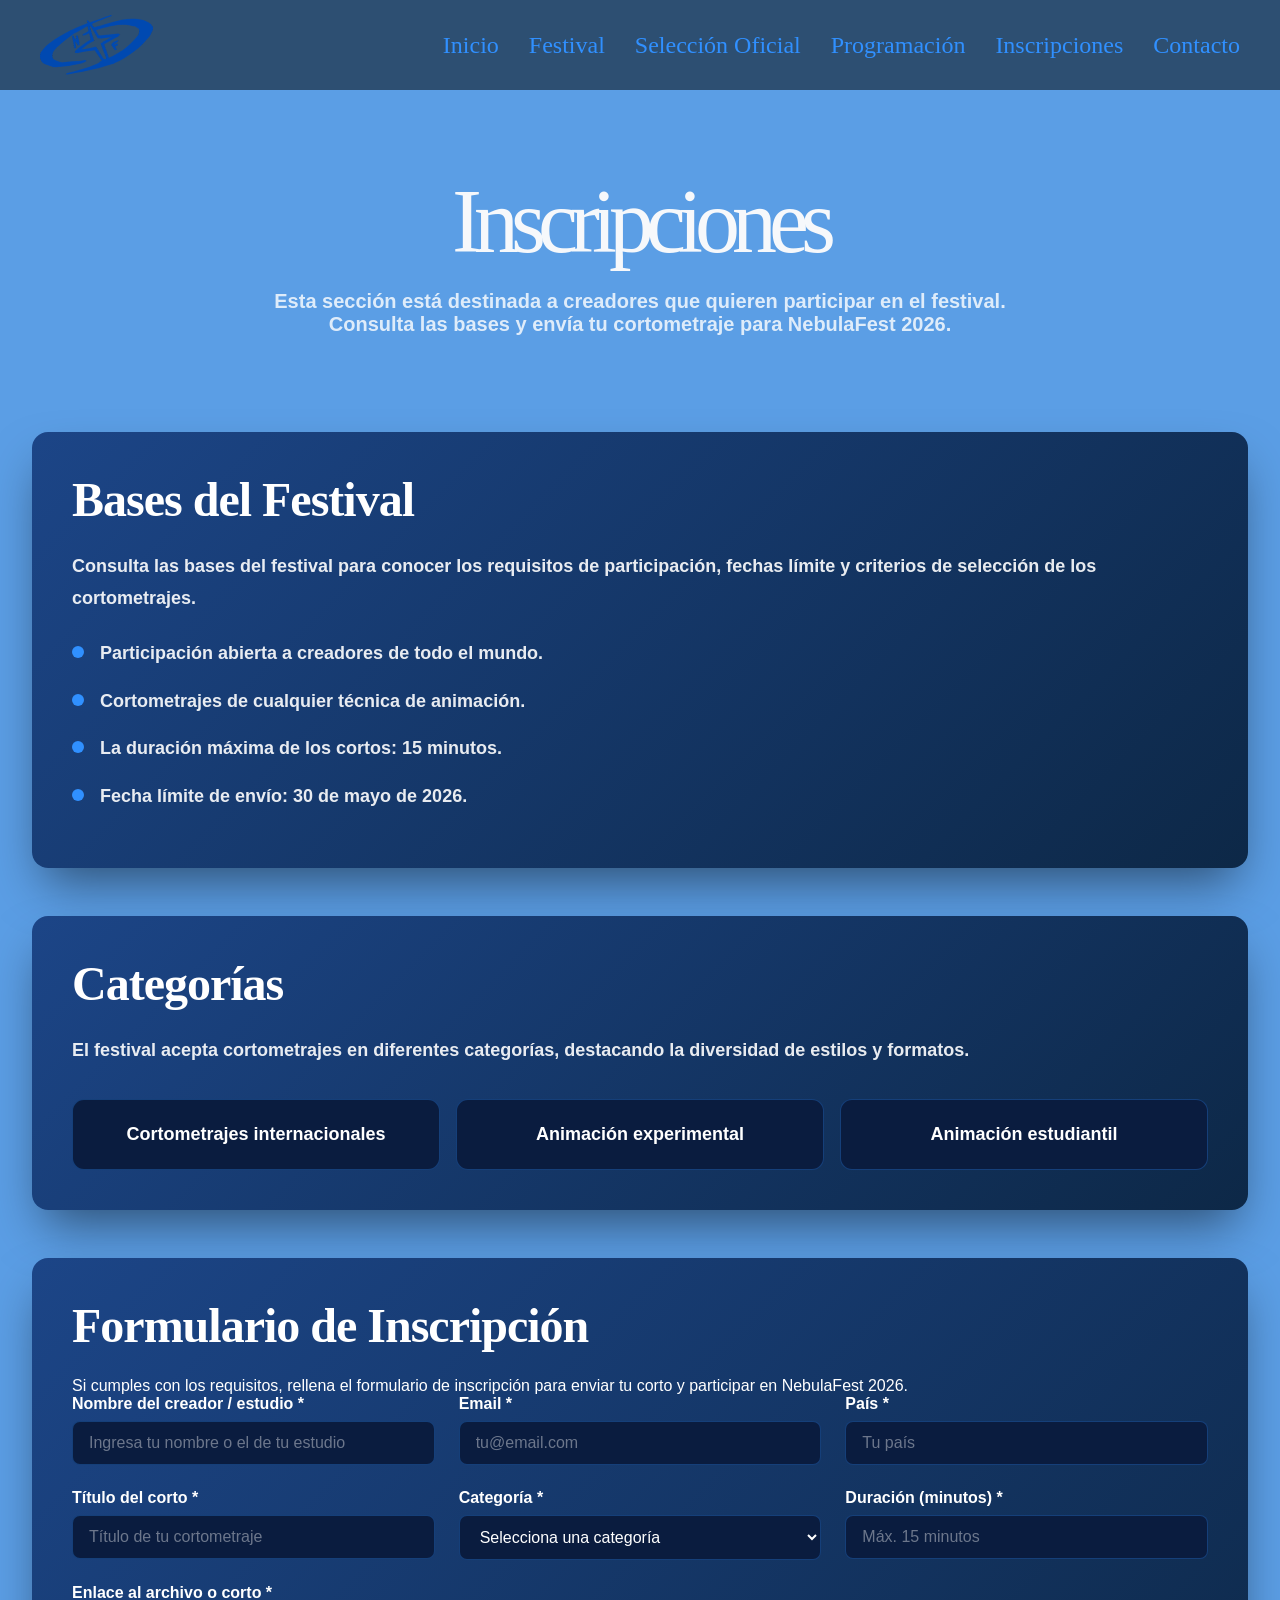
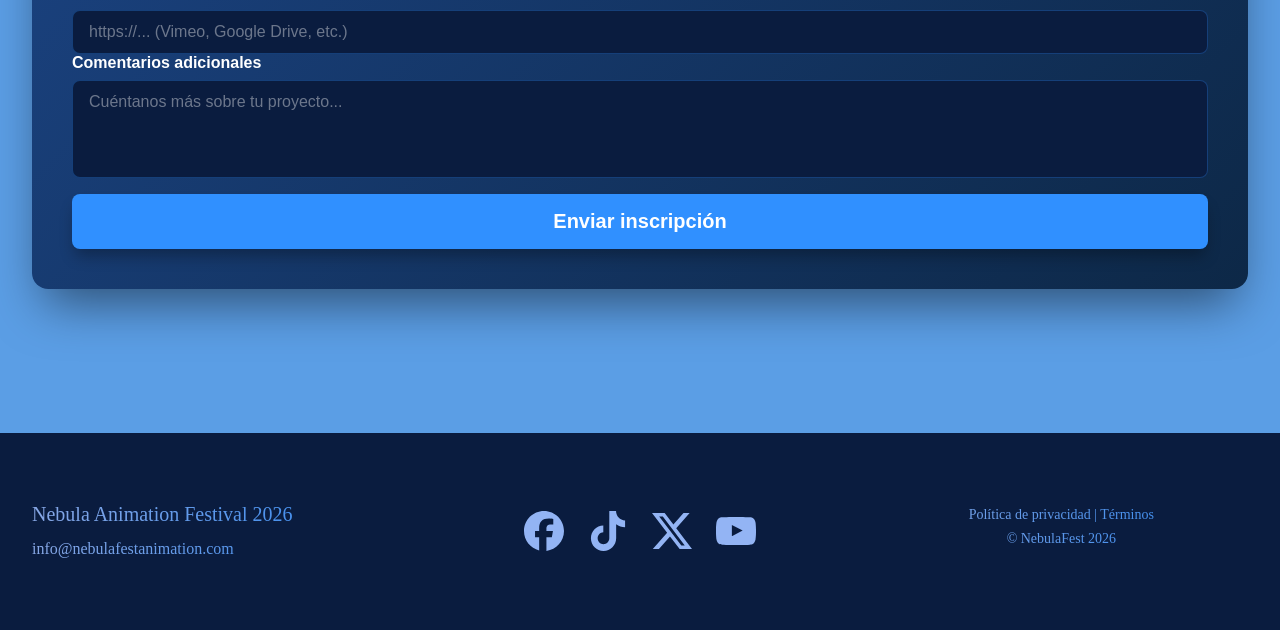
<file: Pagina Inscripciones.html>
<!DOCTYPE html>
<html lang="es">
<head>
    <meta charset="UTF-8">
    <meta name="viewport" content="width=device-width, initial-scale=1.0">
    <title>Inscripciones - NebulaFest 2026</title>
    <link rel="stylesheet" href="Style Pagina Inscripciones.css">
    <link rel="stylesheet" href="Style_General_Header_and_Footer.css">
</head>
<body>
    <!-- HEADER -->
  <header class="cabecera">
    <div class="logo-nf">
      <img src="Imagenes/logoNF.png" alt="Logo NebulaFest">
    </div>
    <nav class="botones">
      <a href="NebulaFest_index.html">Inicio</a>
      <a href="Pagina Festival Información.html">Festival</a>
      <a href="Pagina Seleccion Oficial1.html">Selección Oficial</a>
      <a href="Pagina Programacion.html">Programación</a>
      <a href="Pagina Inscripciones.html">Inscripciones</a>
      <a href="PaginaContacto.html">Contacto</a>
    </nav>
  </header>

    <!-- Hero Section -->
    <section class="hero">
        <h1>Inscripciones</h1>
        <p>
            Esta sección está destinada a creadores que quieren participar en el festival. 
            Consulta las bases y envía tu cortometraje para NebulaFest 2026.
        </p>
    </section>

    <!-- Main Content -->
    <main>
        <!-- Bases del Festival -->
        <section class="content-section">
            <div class="info-card">
                <h2>Bases del Festival</h2>
                <p>
                    Consulta las bases del festival para conocer los requisitos de participación, 
                    fechas límite y criterios de selección de los cortometrajes.
                </p>
                <ul class="bases-list">
                    <li><p>Participación abierta a creadores de todo el mundo.</p></li>
                    <li><p>Cortometrajes de cualquier técnica de animación.</p></li>
                    <li><p>La duración máxima de los cortos: 15 minutos.</p></li>
                    <li><p>Fecha límite de envío: 30 de mayo de 2026.</p></li>
                </ul>
            </div>
        </section>

        <!-- Categorías -->
        <section class="content-section">
            <div class="info-card">
                <h2>Categorías</h2>
                <p>
                    El festival acepta cortometrajes en diferentes categorías, destacando la diversidad 
                    de estilos y formatos.
                </p>
                <div class="categories-grid">
                    <div class="category-item">
                        <p>Cortometrajes internacionales</p>
                    </div>
                    <div class="category-item">
                        <p>Animación experimental</p>
                    </div>
                    <div class="category-item">
                        <p>Animación estudiantil</p>
                    </div>
                </div>
            </div>
        </section>

        <!-- Formulario de Inscripción -->
        <section class="content-section">
            <div class="info-card">
                <h2>Formulario de Inscripción</h2>
                
                <!-- Form -->
                <div id="formContainer">
                    <p>
                        Si cumples con los requisitos, rellena el formulario de inscripción para enviar 
                        tu corto y participar en NebulaFest 2026.
                    </p>
                    
                    <form id="registrationForm">
                        <div class="form-grid">
                            <div class="form-group">
                                <label for="creatorName">Nombre del creador / estudio *</label>
                                <input 
                                    type="text" 
                                    id="creatorName" 
                                    name="creatorName" 
                                    required
                                    placeholder="Ingresa tu nombre o el de tu estudio"
                                >
                            </div>

                            <div class="form-group">
                                <label for="email">Email *</label>
                                <input 
                                    type="email" 
                                    id="email" 
                                    name="email" 
                                    required
                                    placeholder="tu@email.com"
                                >
                            </div>

                            <div class="form-group">
                                <label for="country">País *</label>
                                <input 
                                    type="text" 
                                    id="country" 
                                    name="country" 
                                    required
                                    placeholder="Tu país"
                                >
                            </div>

                            <div class="form-group">
                                <label for="shortTitle">Título del corto *</label>
                                <input 
                                    type="text" 
                                    id="shortTitle" 
                                    name="shortTitle" 
                                    required
                                    placeholder="Título de tu cortometraje"
                                >
                            </div>

                            <div class="form-group">
                                <label for="category">Categoría *</label>
                                <select id="category" name="category" required>
                                    <option value="">Selecciona una categoría</option>
                                    <option value="internacional">Cortometrajes internacionales</option>
                                    <option value="experimental">Animación experimental</option>
                                    <option value="estudiantil">Animación estudiantil</option>
                                </select>
                            </div>

                            <div class="form-group">
                                <label for="duration">Duración (minutos) *</label>
                                <input 
                                    type="number" 
                                    id="duration" 
                                    name="duration" 
                                    required
                                    min="1"
                                    max="15"
                                    placeholder="Máx. 15 minutos"
                                >
                            </div>
                        </div>

                        <div class="form-group">
                            <label for="fileLink">Enlace al archivo o corto *</label>
                            <input 
                                type="url" 
                                id="fileLink" 
                                name="fileLink" 
                                required
                                placeholder="https://... (Vimeo, Google Drive, etc.)"
                            >
                        </div>

                        <div class="form-group">
                            <label for="comments">Comentarios adicionales</label>
                            <textarea 
                                id="comments" 
                                name="comments" 
                                rows="4"
                                placeholder="Cuéntanos más sobre tu proyecto..."
                            ></textarea>
                        </div>

                        <button type="submit" class="submit-btn">Enviar inscripción</button>
                    </form>
                </div>

                <!-- Success Message -->
                <div id="successMessage" class="hidden success-message">
                    <div class="success-icon">
                        <svg fill="none" viewBox="0 0 24 24">
                            <path stroke-linecap="round" stroke-linejoin="round" d="M5 13l4 4L19 7" />
                        </svg>
                    </div>
                    <h3>¡Gracias por tu inscripción!</h3>
                    <p>
                        Hemos recibido tu cortometraje "<span class="highlight" id="submittedTitle"></span>".
                        Te contactaremos pronto con más información.
                    </p>
                    <button class="reset-btn" onclick="resetForm()">Enviar otra inscripción</button>
                </div>
            </div>
        </section>
    </main>

    <!-- Footer -->
    <footer>
        <div class="footer-container">
            <div class="footer-info">
                <p>Nebula Animation Festival 2026</p>
                <p>info@nebulafestanimation.com</p>
            </div>

            <div class="social-links">
                <!-- Facebook -->
                <button aria-label="Facebook">
                    <svg viewBox="0 0 40.0008 39.8536">
                        <path d="M20 0C8.9544 0 0 8.9544 0 20C0 29.3792 6.4576 37.2496 15.1688 39.4112V26.112H11.0448V20H15.1688V17.3664C15.1688 10.5592 18.2496 7.404 24.9328 7.404C26.2 7.404 28.3864 7.6528 29.2808 7.9008V13.4408C28.8088 13.3912 27.9888 13.3664 26.9704 13.3664C23.6912 13.3664 22.424 14.6088 22.424 17.8384V20H28.9568L27.8344 26.112H22.424V39.8536C32.3272 38.6576 40.0008 30.2256 40.0008 20C40 8.9544 31.0456 0 20 0Z" />
                    </svg>
                </button>

                <!-- TikTok -->
                <button aria-label="TikTok">
                    <svg viewBox="0 0 34.1667 40">
                        <path d="M25.1209 0H18.3797V27.2463C18.3797 30.4928 15.787 33.1594 12.5604 33.1594C9.33389 33.1594 6.74115 30.4928 6.74115 27.2463C6.74115 24.058 9.27628 21.4492 12.3876 21.3333V14.4928C5.5312 14.6087 0 20.2319 0 27.2463C0 34.3189 5.64643 40 12.6181 40C19.5896 40 25.2361 34.2609 25.2361 27.2463V13.2753C27.7712 15.1304 30.8825 16.2319 34.1667 16.2899V9.44928C29.0964 9.27537 25.1209 5.10144 25.1209 0Z" />
                    </svg>
                </button>

                <!-- X (Twitter) -->
                <button aria-label="X">
                    <svg viewBox="0 0 36.6667 33.1433">
                        <path d="M28.8771 0H34.4996L22.2162 14.0392L36.6667 33.1433H25.3521L16.4901 21.5567L6.34991 33.1433H0.724053L13.8624 18.1268L0 0H11.6018L19.6123 10.5906L28.8771 0ZM26.9038 29.778H30.0193L9.90899 3.18855H6.56577L26.9038 29.778Z" />
                    </svg>
                </button>

                <!-- YouTube -->
                <button aria-label="YouTube">
                    <svg viewBox="0 0 40 28.1328">
                        <path d="M39.6016 6.07031C39.6016 6.07031 39.2109 3.3125 38.0078 2.10156C36.4844 0.507813 34.7813 0.5 34 0.40625C28.4063 -2.23517e-07 20.0078 0 20.0078 0H19.9922C19.9922 0 11.5937 -2.23517e-07 6 0.40625C5.21875 0.5 3.51562 0.507813 1.99219 2.10156C0.789063 3.3125 0.40625 6.07031 0.40625 6.07031C0.40625 6.07031 0 9.3125 0 12.5469V15.5781C0 18.8125 0.398437 22.0547 0.398437 22.0547C0.398437 22.0547 0.789062 24.8125 1.98437 26.0234C3.50781 27.6172 5.50781 27.5625 6.39844 27.7344C9.60156 28.0391 20 28.1328 20 28.1328C20 28.1328 28.4063 28.1172 34 27.7188C34.7813 27.625 36.4844 27.6172 38.0078 26.0234C39.2109 24.8125 39.6016 22.0547 39.6016 22.0547C39.6016 22.0547 40 18.8203 40 15.5781V12.5469C40 9.3125 39.6016 6.07031 39.6016 6.07031ZM15.8672 19.2578V8.01563L26.6719 13.6562L15.8672 19.2578Z" />
                    </svg>
                </button>
            </div>

            <div class="footer-legal">
                <p>Política de privacidad | Términos</p>
                <p>© NebulaFest 2026</p>
            </div>
        </div>
    </footer>

    <script>
        // Form handling
        const form = document.getElementById('registrationForm');
        const formContainer = document.getElementById('formContainer');
        const successMessage = document.getElementById('successMessage');
        const submittedTitle = document.getElementById('submittedTitle');

        form.addEventListener('submit', function(e) {
            e.preventDefault();
            
            // Get form data
            const formData = new FormData(form);
            const data = Object.fromEntries(formData.entries());
            
            // Log form data (in production, this would be sent to a server)
            console.log('Form submitted:', data);
            
            // Show success message
            submittedTitle.textContent = data.shortTitle;
            formContainer.classList.add('hidden');
            successMessage.classList.remove('hidden');
        });

        function resetForm() {
            form.reset();
            formContainer.classList.remove('hidden');
            successMessage.classList.add('hidden');
        }
    </script>

</body>
</html>
</file>
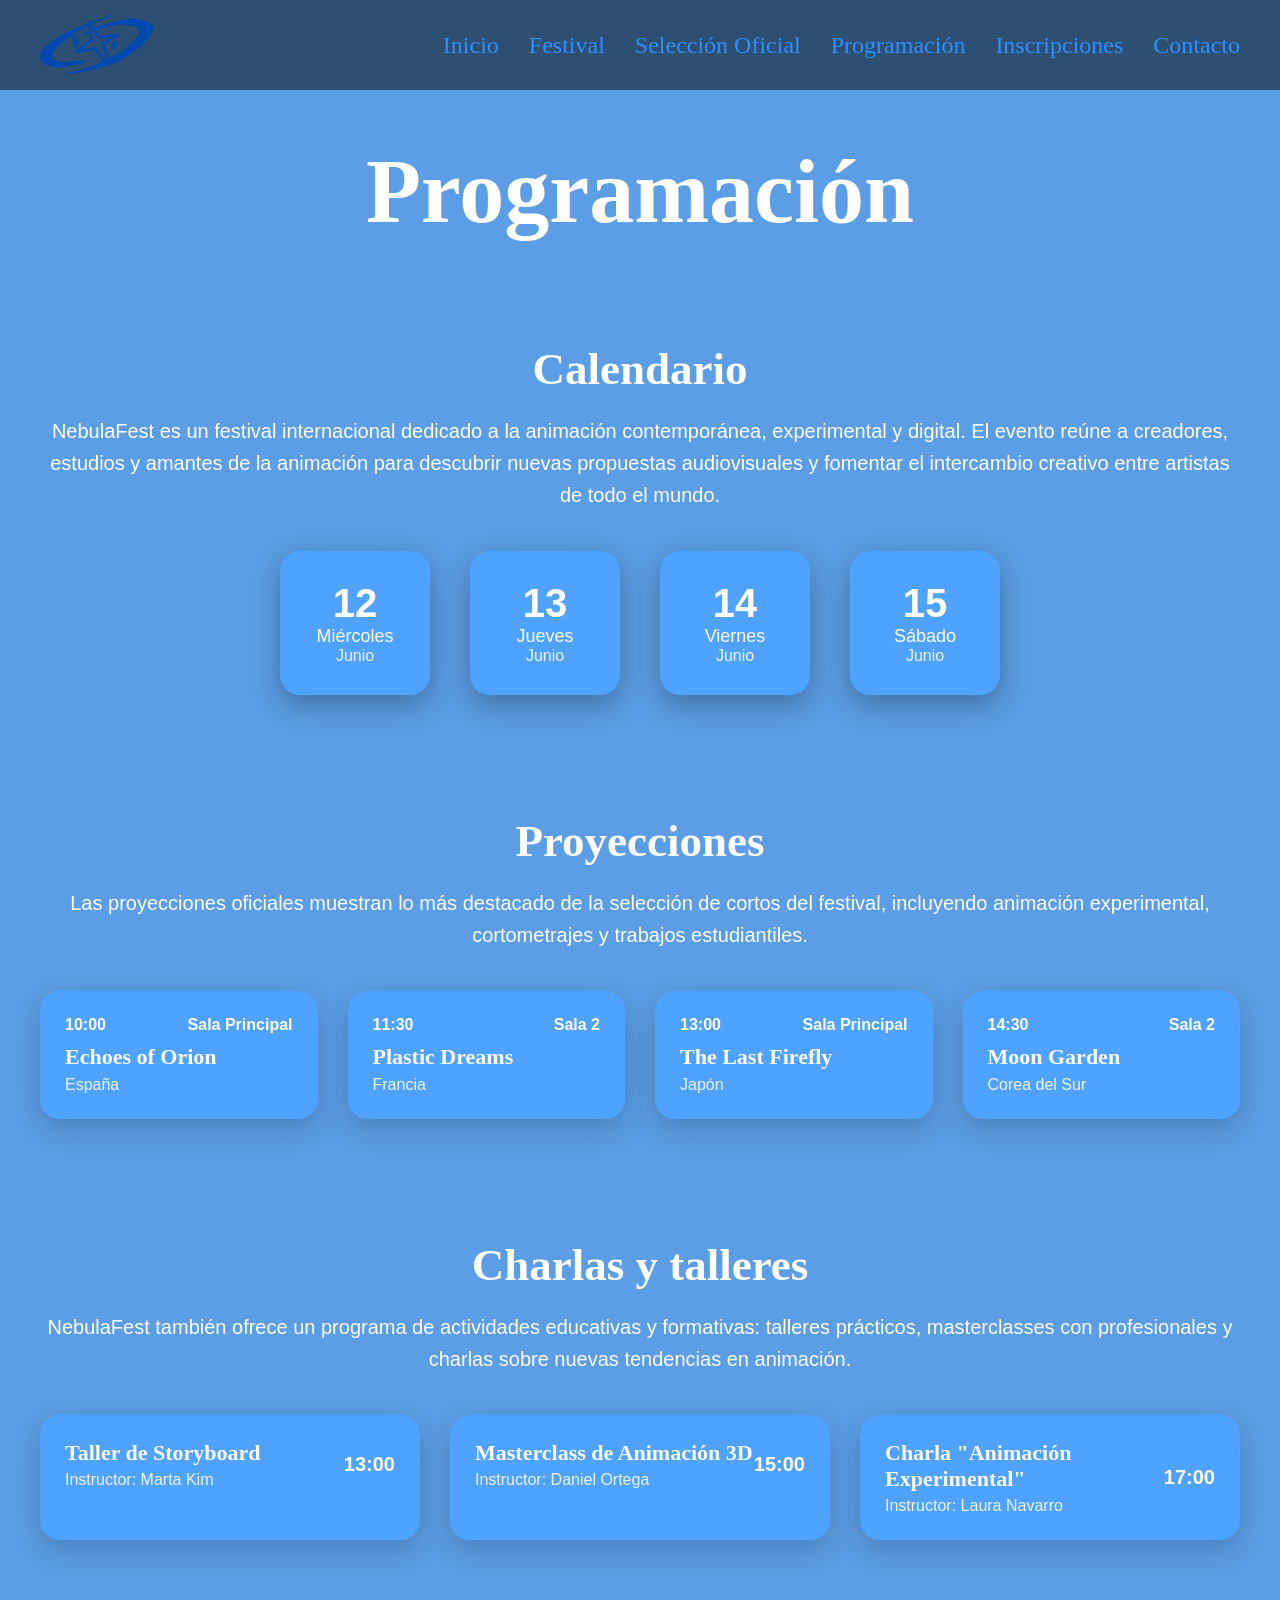
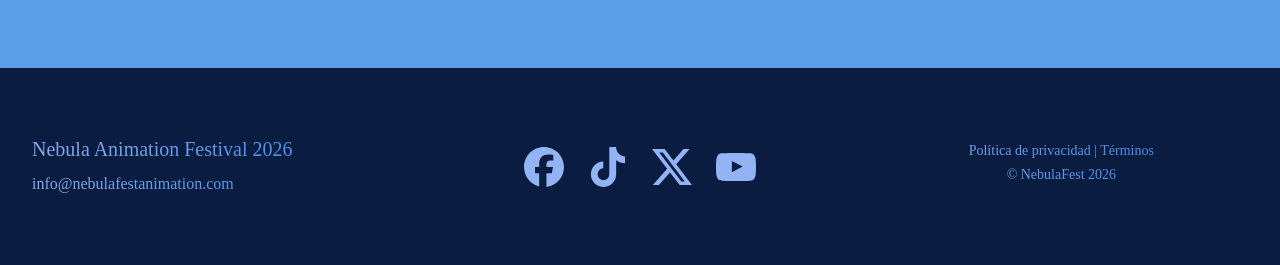
<file: Pagina Programacion.html>
<!DOCTYPE html>
<html lang="es">
<head>
    <meta charset="UTF-8">
    <meta name="viewport" content="width=device-width, initial-scale=1.0">
    <title>Programación - NebulaFest 2026</title>
    <link rel="stylesheet" href="Style Pagina Programación.css">
    <link rel="stylesheet" href="Style_General_Header_and_Footer.css">
   
</head>
<body>
   <!-- HEADER -->
  <header class="cabecera">
    <div class="logo-nf">
      <img src="Imagenes/logoNF.png" alt="Logo NebulaFest">
    </div>
    <nav class="botones">
      <a href="NebulaFest_index.html">Inicio</a>
      <a href="Pagina Festival Información.html">Festival</a>
      <a href="Pagina Seleccion Oficial1.html">Selección Oficial</a>
      <a href="Pagina Programacion.html">Programación</a>
      <a href="Pagina Inscripciones.html">Inscripciones</a>
      <a href="PaginaContacto.html">Contacto</a>
    </nav>
  </header>

    <!-- HEADER -->
    <header class="header" id="programacion">
        <h1>Programación</h1>
    </header>

    <!-- SECCIÓN CALENDARIO -->
    <section class="section">
        <div class="container">
            <h2 class="section-title">Calendario</h2>
            <p class="section-description">
                NebulaFest es un festival internacional dedicado a la animación contemporánea, experimental y digital. 
                El evento reúne a creadores, estudios y amantes de la animación para descubrir nuevas propuestas 
                audiovisuales y fomentar el intercambio creativo entre artistas de todo el mundo.
            </p>
            
            <div class="calendar-grid">
                <div class="calendar-card">
                    <div class="calendar-day">12</div>
                    <div class="calendar-weekday">Miércoles</div>
                    <div class="calendar-month">Junio</div>
                </div>
                <div class="calendar-card">
                    <div class="calendar-day">13</div>
                    <div class="calendar-weekday">Jueves</div>
                    <div class="calendar-month">Junio</div>
                </div>
                <div class="calendar-card">
                    <div class="calendar-day">14</div>
                    <div class="calendar-weekday">Viernes</div>
                    <div class="calendar-month">Junio</div>
                </div>
                <div class="calendar-card">
                    <div class="calendar-day">15</div>
                    <div class="calendar-weekday">Sábado</div>
                    <div class="calendar-month">Junio</div>
                </div>
            </div>
        </div>
    </section>

    <!-- SECCIÓN PROYECCIONES -->
    <section class="section">
        <div class="container">
            <h2 class="section-title">Proyecciones</h2>
            <p class="section-description">
                Las proyecciones oficiales muestran lo más destacado de la selección de cortos del festival, 
                incluyendo animación experimental, cortometrajes y trabajos estudiantiles.
            </p>
            
            <div class="projections-grid">
                <div class="projection-card">
                    <div class="projection-header">
                        <span class="projection-time">10:00</span>
                        <span class="projection-sala">Sala Principal</span>
                    </div>
                    <h3 class="projection-title">Echoes of Orion</h3>
                    <p class="projection-country">España</p>
                </div>
                
                <div class="projection-card">
                    <div class="projection-header">
                        <span class="projection-time">11:30</span>
                        <span class="projection-sala">Sala 2</span>
                    </div>
                    <h3 class="projection-title">Plastic Dreams</h3>
                    <p class="projection-country">Francia</p>
                </div>
                
                <div class="projection-card">
                    <div class="projection-header">
                        <span class="projection-time">13:00</span>
                        <span class="projection-sala">Sala Principal</span>
                    </div>
                    <h3 class="projection-title">The Last Firefly</h3>
                    <p class="projection-country">Japón</p>
                </div>
                
                <div class="projection-card">
                    <div class="projection-header">
                        <span class="projection-time">14:30</span>
                        <span class="projection-sala">Sala 2</span>
                    </div>
                    <h3 class="projection-title">Moon Garden</h3>
                    <p class="projection-country">Corea del Sur</p>
                </div>
            </div>
        </div>
    </section>

    <!-- SECCIÓN CHARLAS Y TALLERES -->
    <section class="section" style="padding-bottom: 8rem;">
        <div class="container">
            <h2 class="section-title">Charlas y talleres</h2>
            <p class="section-description">
                NebulaFest también ofrece un programa de actividades educativas y formativas: talleres prácticos, 
                masterclasses con profesionales y charlas sobre nuevas tendencias en animación.
            </p>
            
            <div class="workshops-grid">
                <div class="workshop-card">
                    <div class="workshop-content">
                        <div class="workshop-info">
                            <h3 class="workshop-title">Taller de Storyboard</h3>
                            <p class="workshop-instructor">Instructor: Marta Kim</p>
                        </div>
                        <span class="workshop-time">13:00</span>
                    </div>
                </div>
                
                <div class="workshop-card">
                    <div class="workshop-content">
                        <div class="workshop-info">
                            <h3 class="workshop-title">Masterclass de Animación 3D</h3>
                            <p class="workshop-instructor">Instructor: Daniel Ortega</p>
                        </div>
                        <span class="workshop-time">15:00</span>
                    </div>
                </div>
                
                <div class="workshop-card">
                    <div class="workshop-content">
                        <div class="workshop-info">
                            <h3 class="workshop-title">Charla "Animación Experimental"</h3>
                            <p class="workshop-instructor">Instructor: Laura Navarro</p>
                        </div>
                        <span class="workshop-time">17:00</span>
                    </div>
                </div>
            </div>
        </div>
    </section>

    <!-- Footer -->
    <footer>
        <div class="footer-container">
            <div class="footer-info">
                <p>Nebula Animation Festival 2026</p>
                <p>info@nebulafestanimation.com</p>
            </div>

            <div class="social-links">
                <!-- Facebook -->
                <button aria-label="Facebook">
                    <svg viewBox="0 0 40.0008 39.8536">
                        <path d="M20 0C8.9544 0 0 8.9544 0 20C0 29.3792 6.4576 37.2496 15.1688 39.4112V26.112H11.0448V20H15.1688V17.3664C15.1688 10.5592 18.2496 7.404 24.9328 7.404C26.2 7.404 28.3864 7.6528 29.2808 7.9008V13.4408C28.8088 13.3912 27.9888 13.3664 26.9704 13.3664C23.6912 13.3664 22.424 14.6088 22.424 17.8384V20H28.9568L27.8344 26.112H22.424V39.8536C32.3272 38.6576 40.0008 30.2256 40.0008 20C40 8.9544 31.0456 0 20 0Z" />
                    </svg>
                </button>

                <!-- TikTok -->
                <button aria-label="TikTok">
                    <svg viewBox="0 0 34.1667 40">
                        <path d="M25.1209 0H18.3797V27.2463C18.3797 30.4928 15.787 33.1594 12.5604 33.1594C9.33389 33.1594 6.74115 30.4928 6.74115 27.2463C6.74115 24.058 9.27628 21.4492 12.3876 21.3333V14.4928C5.5312 14.6087 0 20.2319 0 27.2463C0 34.3189 5.64643 40 12.6181 40C19.5896 40 25.2361 34.2609 25.2361 27.2463V13.2753C27.7712 15.1304 30.8825 16.2319 34.1667 16.2899V9.44928C29.0964 9.27537 25.1209 5.10144 25.1209 0Z" />
                    </svg>
                </button>

                <!-- X (Twitter) -->
                <button aria-label="X">
                    <svg viewBox="0 0 36.6667 33.1433">
                        <path d="M28.8771 0H34.4996L22.2162 14.0392L36.6667 33.1433H25.3521L16.4901 21.5567L6.34991 33.1433H0.724053L13.8624 18.1268L0 0H11.6018L19.6123 10.5906L28.8771 0ZM26.9038 29.778H30.0193L9.90899 3.18855H6.56577L26.9038 29.778Z" />
                    </svg>
                </button>

                <!-- YouTube -->
                <button aria-label="YouTube">
                    <svg viewBox="0 0 40 28.1328">
                        <path d="M39.6016 6.07031C39.6016 6.07031 39.2109 3.3125 38.0078 2.10156C36.4844 0.507813 34.7813 0.5 34 0.40625C28.4063 -2.23517e-07 20.0078 0 20.0078 0H19.9922C19.9922 0 11.5937 -2.23517e-07 6 0.40625C5.21875 0.5 3.51562 0.507813 1.99219 2.10156C0.789063 3.3125 0.40625 6.07031 0.40625 6.07031C0.40625 6.07031 0 9.3125 0 12.5469V15.5781C0 18.8125 0.398437 22.0547 0.398437 22.0547C0.398437 22.0547 0.789062 24.8125 1.98437 26.0234C3.50781 27.6172 5.50781 27.5625 6.39844 27.7344C9.60156 28.0391 20 28.1328 20 28.1328C20 28.1328 28.4063 28.1172 34 27.7188C34.7813 27.625 36.4844 27.6172 38.0078 26.0234C39.2109 24.8125 39.6016 22.0547 39.6016 22.0547C39.6016 22.0547 40 18.8203 40 15.5781V12.5469C40 9.3125 39.6016 6.07031 39.6016 6.07031ZM15.8672 19.2578V8.01563L26.6719 13.6562L15.8672 19.2578Z" />
                    </svg>
                </button>
            </div>

            <div class="footer-legal">
                <p>Política de privacidad | Términos</p>
                <p>© NebulaFest 2026</p>
            </div>
        </div>
    </footer>

    <script>
        // Form handling
        const form = document.getElementById('registrationForm');
        const formContainer = document.getElementById('formContainer');
        const successMessage = document.getElementById('successMessage');
        const submittedTitle = document.getElementById('submittedTitle');

        form.addEventListener('submit', function(e) {
            e.preventDefault();
            
            // Get form data
            const formData = new FormData(form);
            const data = Object.fromEntries(formData.entries());
            
            // Log form data (in production, this would be sent to a server)
            console.log('Form submitted:', data);
            
            // Show success message
            submittedTitle.textContent = data.shortTitle;
            formContainer.classList.add('hidden');
            successMessage.classList.remove('hidden');
        });

        function resetForm() {
            form.reset();
            formContainer.classList.remove('hidden');
            successMessage.classList.add('hidden');
        }
    </script>

   

</body>
</html>
</file>
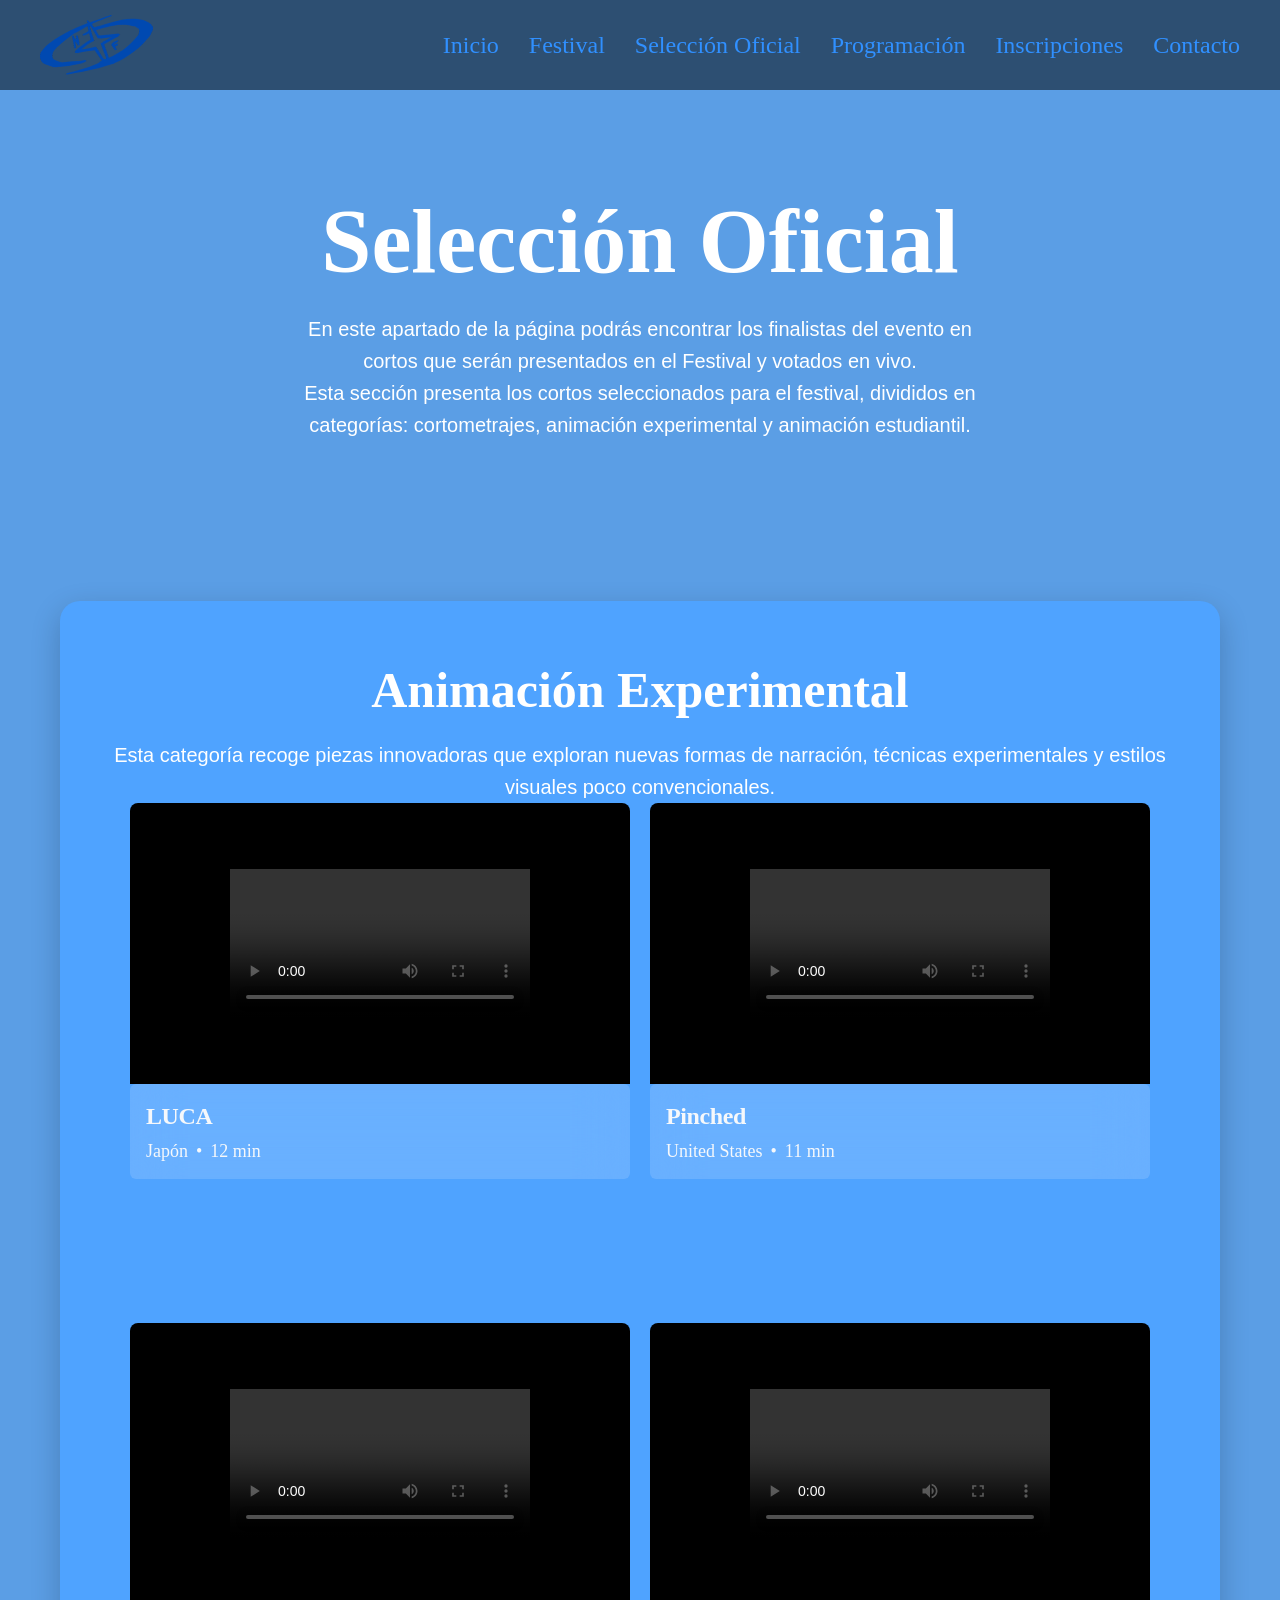
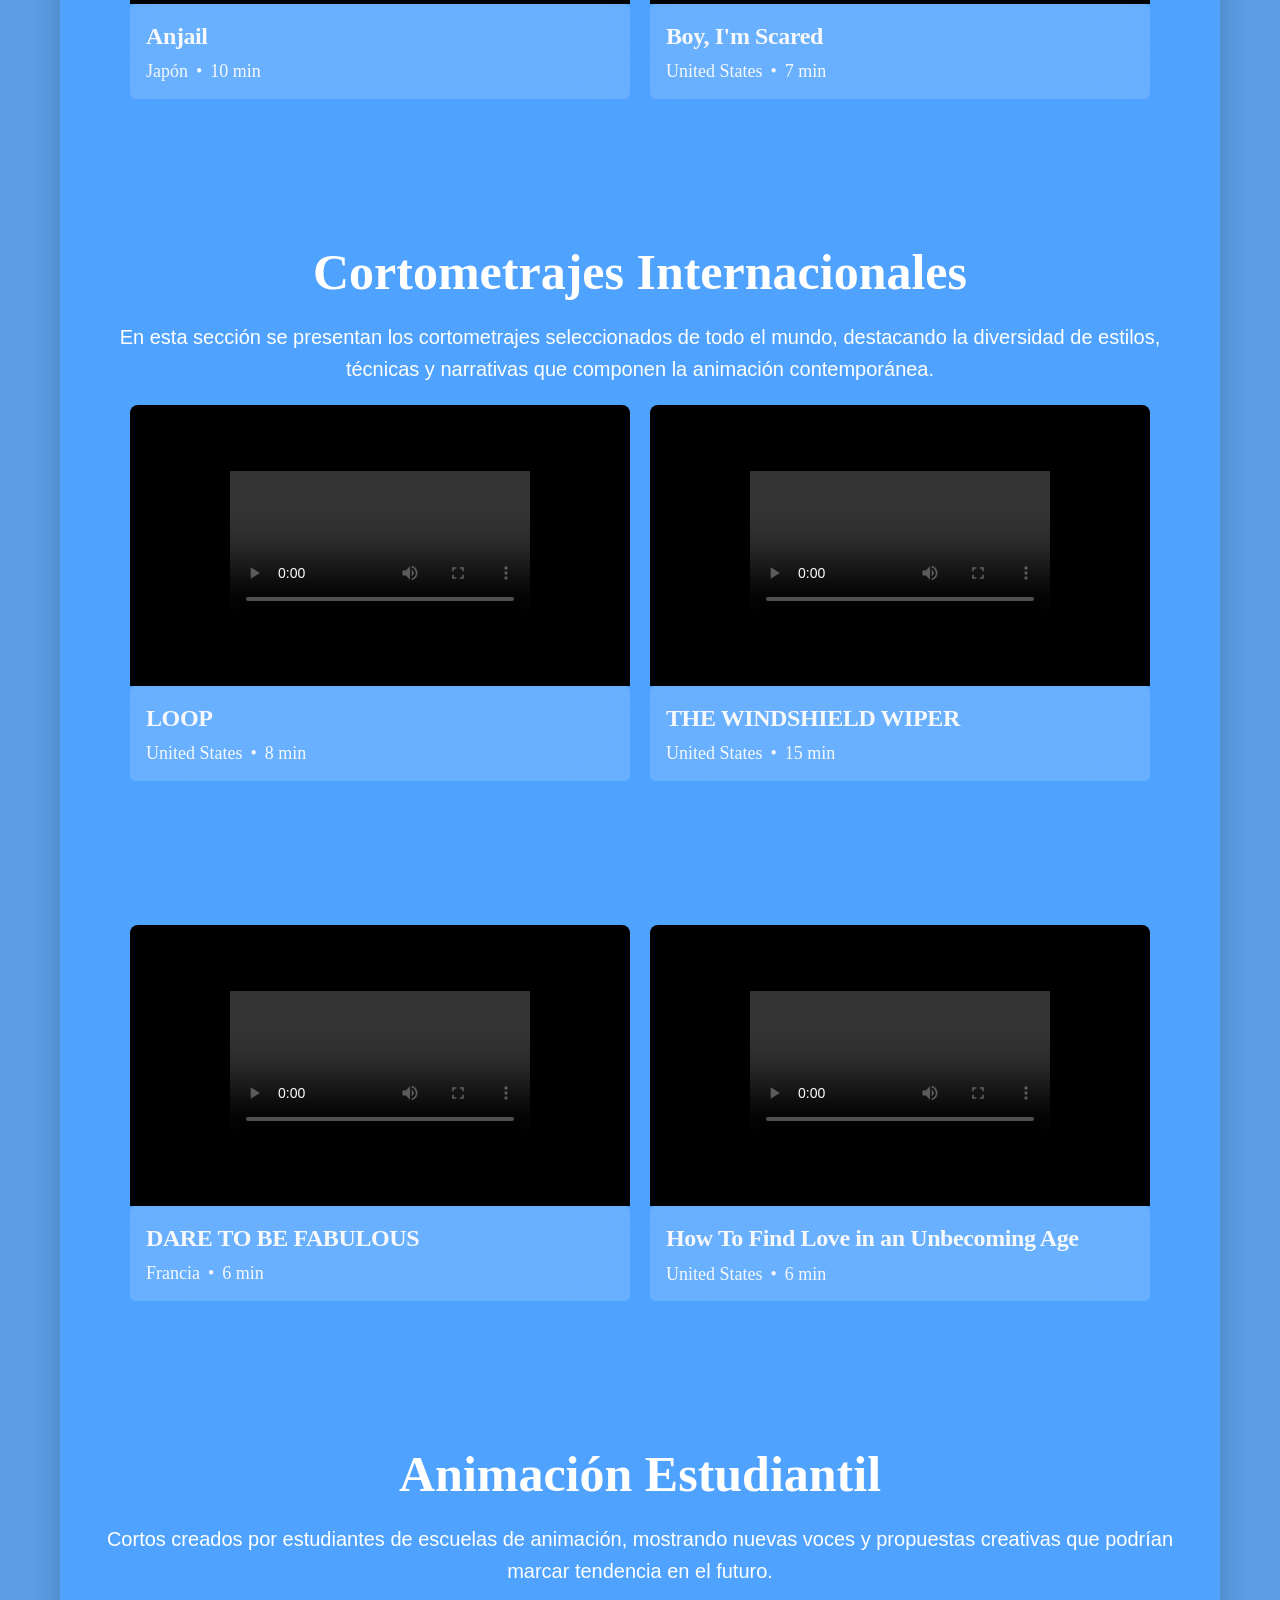
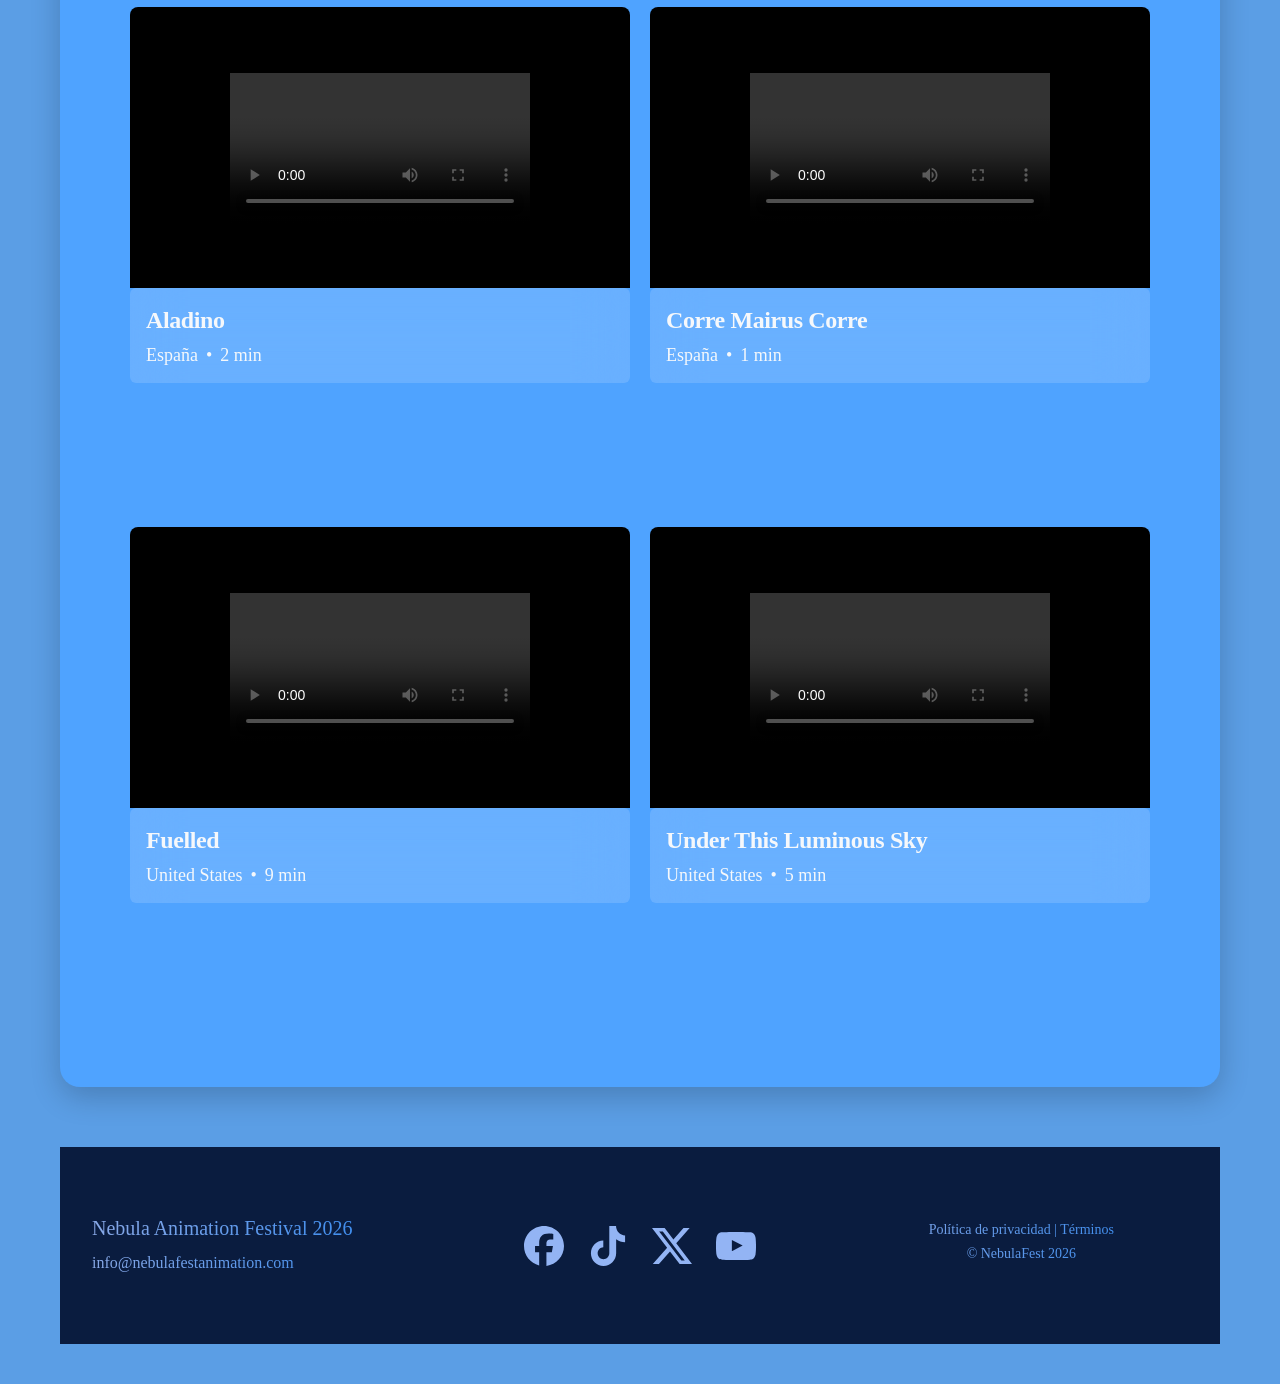
<file: Pagina Seleccion Oficial1.html>
<!DOCTYPE html>
<html lang="es">
<head>
    <meta charset="UTF-8">
    <meta name="viewport" content="width=device-width, initial-scale=1.0">
    <title>Selección Oficial - NebulaFest 2026</title>
    <link rel="stylesheet" href="Style Pagina Seleccion Oficial1.css">
    <link rel="stylesheet" href="Style_General_Header_and_Footer.css">
</head>

<body>
<!-- HEADER -->
  <header class="cabecera">
    <div class="logo-nf">
      <img src="Imagenes/logoNF.png" alt="Logo NebulaFest">
    </div>
    <nav class="botones">
      <a href="NebulaFest_index.html">Inicio</a>
      <a href="Pagina Festival Información.html">Festival</a>
      <a href="Pagina Seleccion Oficial1.html">Selección Oficial</a>
      <a href="Pagina Programacion.html">Programación</a>
      <a href="Pagina Inscripciones.html">Inscripciones</a>
      <a href="PaginaContacto.html">Contacto</a>
    </nav>
  </header>

    <!-- Main Content -->
    <div class="main-wrapper">
        <!-- Hero Section -->
        <div class="hero-section">
            <h1 class="hero-title">Selección Oficial</h1>
            
            <div class="hero-description">
                <p>
                    En este apartado de la página podrás encontrar los finalistas del evento en cortos que serán presentados en el Festival y votados en vivo.
                </p>
                <p>
                    Esta sección presenta los cortos seleccionados para el festival, divididos en categorías: cortometrajes, animación experimental y animación estudiantil.
                </p>
            </div>
        </div>

        <!-- Animación Experimental con videos -->
<section class="category-section">
    <div class="category-header">
        <h2 class="category-title">Animación Experimental</h2>
        <p class="category-description">
            Esta categoría recoge piezas innovadoras que exploran nuevas formas de narración, técnicas experimentales y estilos visuales poco convencionales.
        </p>
    </div>
    
    <div class="films-grid">

        <!-- Film 1 -->
        <article class="film-card">
            <div class="video-container">
                <iframe src="Vídeos/Luca.mp4" 
                    title="Luca" frameborder="0" 
                    allow="accelerometer; autoplay; clipboard-write; encrypted-media; gyroscope; picture-in-picture" 
                    allowfullscreen></iframe>
            </div>
            <div class="film-info-card">
                <h3 class="film-title">LUCA</h3>
                <div class="film-meta">
                    <span>Japón</span>
                    <span>•</span>
                    <span>12 min</span>
                </div>
            </div>
        </article>

        <!-- Film 2 -->
        <article class="film-card">
            <div class="video-container">
                <iframe src="Vídeos/pinched.mp4" 
                    title="Pinched" frameborder="0" 
                    allow="accelerometer; autoplay; clipboard-write; encrypted-media; gyroscope; picture-in-picture" 
                    allowfullscreen></iframe>
            </div>
            <div class="film-info-card">
                <h3 class="film-title">Pinched</h3>
                <div class="film-meta">
                    <span>United States</span>
                    <span>•</span>
                    <span>11 min</span>
                </div>
            </div>
        </article>

        <!-- Film 3 -->
        <article class="film-card">
            <div class="video-container">
                <iframe src="Vídeos/Anjail.mp4" 
                    title="Anjail" frameborder="0" 
                    allow="accelerometer; autoplay; clipboard-write; encrypted-media; gyroscope; picture-in-picture" 
                    allowfullscreen></iframe>
            </div>
            <div class="film-info-card">
                <h3 class="film-title">Anjail</h3>
                <div class="film-meta">
                    <span>Japón</span>
                    <span>•</span>
                    <span>10 min</span>
                </div>
            </div>
        </article>

        <!-- Film 4 -->
        <article class="film-card">
            <div class="video-container">
                <iframe src="Vídeos/Boy, Im scared.mp4" 
                    title="Boy, I'm Scared - Animated Short Film 2025 - Artcenter" frameborder="0" 
                    allow="accelerometer; autoplay; clipboard-write; encrypted-media; gyroscope; picture-in-picture" 
                    allowfullscreen></iframe>
            </div>
            <div class="film-info-card">
                <h3 class="film-title">Boy, I'm Scared</h3>
                <div class="film-meta">
                    <span>United States</span>
                    <span>•</span>
                    <span>7 min</span>
                </div>
            </div>
        </article>

        <div class="category-header">
        <h2 class="category-title">Cortometrajes Internacionales</h2>
        <p class="category-description">
            En esta sección se presentan los cortometrajes seleccionados de todo el mundo, destacando la diversidad de estilos, técnicas y narrativas que componen la animación contemporánea.
        </p>
    </div>
    
    <div class="films-grid">

        <!-- Film 1 -->
        <article class="film-card">
            <div class="video-container">
                <iframe src="Vídeos/LOOP.mp4" 
                    title="LOOP" frameborder="0" 
                    allow="accelerometer; autoplay; clipboard-write; encrypted-media; gyroscope; picture-in-picture" 
                    allowfullscreen></iframe>
            </div>
            <div class="film-info-card">
                <h3 class="film-title">LOOP</h3>
                <div class="film-meta">
                    <span>United States</span>
                    <span>•</span>
                    <span>8 min</span>
                </div>
            </div>
        </article>

        <!-- Film 2 -->
        <article class="film-card">
            <div class="video-container">
                <iframe src="Vídeos/THE WINDSHIELD WIPER.mp4" 
                    title="THE WINDSHIELD WIPER" frameborder="0" 
                    allow="accelerometer; autoplay; clipboard-write; encrypted-media; gyroscope; picture-in-picture" 
                    allowfullscreen></iframe>
            </div>
            <div class="film-info-card">
                <h3 class="film-title">THE WINDSHIELD WIPER</h3>
                <div class="film-meta">
                    <span>United States</span>
                    <span>•</span>
                    <span>15 min</span>
                </div>
            </div>
        </article>

        <!-- Film 3 -->
        <article class="film-card">
            <div class="video-container">
                <iframe src="Vídeos/Dare To be Fabulous.mp4" 
                    title="DARE TO BE FABULOUS" frameborder="0" 
                    allow="accelerometer; autoplay; clipboard-write; encrypted-media; gyroscope; picture-in-picture" 
                    allowfullscreen></iframe>
            </div>
            <div class="film-info-card">
                <h3 class="film-title">DARE TO BE FABULOUS</h3>
                <div class="film-meta">
                    <span>Francia</span>
                    <span>•</span>
                    <span>6 min</span>
                </div>
            </div>
        </article>

        <!-- Film 4 -->
        <article class="film-card">
            <div class="video-container">
                <iframe src="Vídeos/Amy Hewwett.mp4" 
                    title="How To Find Love in an Unbecoming Age" frameborder="0" 
                    allow="accelerometer; autoplay; clipboard-write; encrypted-media; gyroscope; picture-in-picture" 
                    allowfullscreen></iframe>
            </div>
            <div class="film-info-card">
                <h3 class="film-title">How To Find Love in an Unbecoming Age</h3>
                <div class="film-meta">
                    <span>United States</span>
                    <span>•</span>
                    <span>6 min</span>
                </div>
            </div>
        </article>

        <div class="category-header">
        <h2 class="category-title">Animación Estudiantil</h2>
        <p class="category-description">
            Cortos creados por estudiantes de escuelas de animación, mostrando nuevas voces y propuestas creativas que podrían marcar tendencia en el futuro.
        </p>
    </div>
    
    <div class="films-grid">

        <!-- Film 1 -->
        <article class="film-card">
            <div class="video-container">
                <iframe src="Vídeos/PF_1E_ANIM_VelázquezBálgomaAmanda_1.mp4" 
                    title="Aladino" frameborder="0" 
                    allow="accelerometer; autoplay; clipboard-write; encrypted-media; gyroscope; picture-in-picture" 
                    allowfullscreen></iframe>
            </div>
            <div class="film-info-card">
                <h3 class="film-title">Aladino</h3>
                <div class="film-meta">
                    <span>España</span>
                    <span>•</span>
                    <span>2 min</span>
                </div>
            </div>
        </article>

        <!-- Film 2 -->
        <article class="film-card">
            <div class="video-container">
                <iframe src="Vídeos/PC0_Grupo2_ManuelEnriqueTroitinoNovo_AmandaBalgoma.mp4" 
                    title="Corre Mairus Corre" frameborder="0" 
                    allow="accelerometer; autoplay; clipboard-write; encrypted-media; gyroscope; picture-in-picture" 
                    allowfullscreen></iframe>
            </div>
            <div class="film-info-card">
                <h3 class="film-title">Corre Mairus Corre</h3>
                <div class="film-meta">
                    <span>España</span>
                    <span>•</span>
                    <span>1 min</span>
                </div>
            </div>
        </article>

        <!-- Film 3 -->
        <article class="film-card">
            <div class="video-container">
                <iframe src="Vídeos/Fuelled.mp4" 
                    title="Fuelled" frameborder="0" 
                    allow="accelerometer; autoplay; clipboard-write; encrypted-media; gyroscope; picture-in-picture" 
                    allowfullscreen></iframe>
            </div>
            <div class="film-info-card">
                <h3 class="film-title">Fuelled</h3>
                <div class="film-meta">
                    <span>United States</span>
                    <span>•</span>
                    <span>9 min</span>
                </div>
            </div>
        </article>

        <!-- Film 4 -->
        <article class="film-card">
            <div class="video-container">
                <iframe src="Vídeos/Under This.mp4" 
                    title="Under This Luminous Sky | Animated Short Film 2022" frameborder="0" 
                    allow="accelerometer; autoplay; clipboard-write; encrypted-media; gyroscope; picture-in-picture" 
                    allowfullscreen></iframe>
            </div>
            <div class="film-info-card">
                <h3 class="film-title">Under This Luminous Sky</h3>
                <div class="film-meta">
                    <span>United States</span>
                    <span>•</span>
                    <span>5 min</span>
                </div>
            </div>
        </article>



    </div>
</section>
    
       
    <!-- Footer -->
    <footer>
        <div class="footer-container">
            <div class="footer-info">
                <p>Nebula Animation Festival 2026</p>
                <p>info@nebulafestanimation.com</p>
            </div>

            <div class="social-links">
                <!-- Facebook -->
                <button aria-label="Facebook">
                    <svg viewBox="0 0 40.0008 39.8536">
                        <path d="M20 0C8.9544 0 0 8.9544 0 20C0 29.3792 6.4576 37.2496 15.1688 39.4112V26.112H11.0448V20H15.1688V17.3664C15.1688 10.5592 18.2496 7.404 24.9328 7.404C26.2 7.404 28.3864 7.6528 29.2808 7.9008V13.4408C28.8088 13.3912 27.9888 13.3664 26.9704 13.3664C23.6912 13.3664 22.424 14.6088 22.424 17.8384V20H28.9568L27.8344 26.112H22.424V39.8536C32.3272 38.6576 40.0008 30.2256 40.0008 20C40 8.9544 31.0456 0 20 0Z" />
                    </svg>
                </button>

                <!-- TikTok -->
                <button aria-label="TikTok">
                    <svg viewBox="0 0 34.1667 40">
                        <path d="M25.1209 0H18.3797V27.2463C18.3797 30.4928 15.787 33.1594 12.5604 33.1594C9.33389 33.1594 6.74115 30.4928 6.74115 27.2463C6.74115 24.058 9.27628 21.4492 12.3876 21.3333V14.4928C5.5312 14.6087 0 20.2319 0 27.2463C0 34.3189 5.64643 40 12.6181 40C19.5896 40 25.2361 34.2609 25.2361 27.2463V13.2753C27.7712 15.1304 30.8825 16.2319 34.1667 16.2899V9.44928C29.0964 9.27537 25.1209 5.10144 25.1209 0Z" />
                    </svg>
                </button>

                <!-- X (Twitter) -->
                <button aria-label="X">
                    <svg viewBox="0 0 36.6667 33.1433">
                        <path d="M28.8771 0H34.4996L22.2162 14.0392L36.6667 33.1433H25.3521L16.4901 21.5567L6.34991 33.1433H0.724053L13.8624 18.1268L0 0H11.6018L19.6123 10.5906L28.8771 0ZM26.9038 29.778H30.0193L9.90899 3.18855H6.56577L26.9038 29.778Z" />
                    </svg>
                </button>

                <!-- YouTube -->
                <button aria-label="YouTube">
                    <svg viewBox="0 0 40 28.1328">
                        <path d="M39.6016 6.07031C39.6016 6.07031 39.2109 3.3125 38.0078 2.10156C36.4844 0.507813 34.7813 0.5 34 0.40625C28.4063 -2.23517e-07 20.0078 0 20.0078 0H19.9922C19.9922 0 11.5937 -2.23517e-07 6 0.40625C5.21875 0.5 3.51562 0.507813 1.99219 2.10156C0.789063 3.3125 0.40625 6.07031 0.40625 6.07031C0.40625 6.07031 0 9.3125 0 12.5469V15.5781C0 18.8125 0.398437 22.0547 0.398437 22.0547C0.398437 22.0547 0.789062 24.8125 1.98437 26.0234C3.50781 27.6172 5.50781 27.5625 6.39844 27.7344C9.60156 28.0391 20 28.1328 20 28.1328C20 28.1328 28.4063 28.1172 34 27.7188C34.7813 27.625 36.4844 27.6172 38.0078 26.0234C39.2109 24.8125 39.6016 22.0547 39.6016 22.0547C39.6016 22.0547 40 18.8203 40 15.5781V12.5469C40 9.3125 39.6016 6.07031 39.6016 6.07031ZM15.8672 19.2578V8.01563L26.6719 13.6562L15.8672 19.2578Z" />
                    </svg>
                </button>
            </div>

            <div class="footer-legal">
                <p>Política de privacidad | Términos</p>
                <p>© NebulaFest 2026</p>
            </div>
        </div>
    </footer>



</body>
</html>
</file>
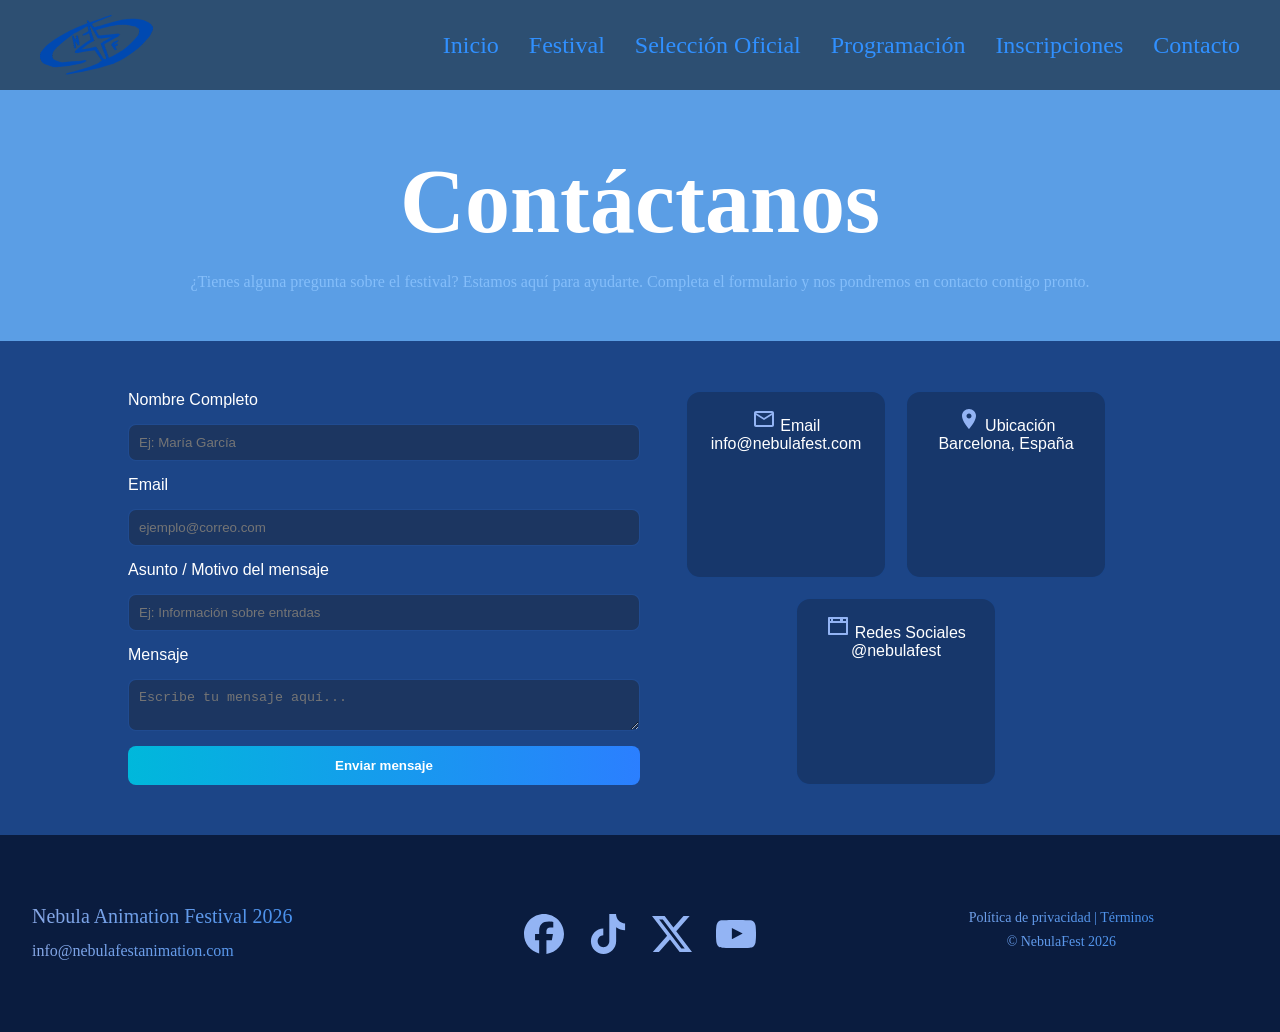
<file: PaginaContacto.html>
<!DOCTYPE html>
<html lang="es">
<head>
  <meta charset="UTF-8">
  <meta name="viewport" content="width=device-width, initial-scale=1.0">
  <title>NebulaFest - Contacto</title>
  <link rel="stylesheet" href="style_pagina_contactanos.css">
  <link rel="stylesheet" href="Style_General_Header_and_Footer.css">
</head>
<body>
  <div class="pagina-contacto">

<!-- HEADER -->
  <header class="cabecera">
    <div class="logo-nf">
      <img src="Imagenes/logoNF.png" alt="Logo NebulaFest">
    </div>
    <nav class="botones">
      <a href="NebulaFest_index.html">Inicio</a>
      <a href="Pagina Festival Información.html">Festival</a>
      <a href="Pagina Seleccion Oficial1.html">Selección Oficial</a>
      <a href="Pagina Programacion.html">Programación</a>
      <a href="Pagina Inscripciones.html">Inscripciones</a>
      <a href="PaginaContacto.html">Contacto</a>
    </nav>
  </header>

    <!-- Título -->
    <section class="header-section">
      <h1 class="titulo">Contáctanos</h1>
      <p class="descripcion">
        ¿Tienes alguna pregunta sobre el festival? Estamos aquí para ayudarte. 
        Completa el formulario y nos pondremos en contacto contigo pronto.
      </p>
    </section>

    <!-- Formulario -->
    <section class="form-section">
      <form action="enviar.php" method="POST" class="formulario">
        <label for="nombre">Nombre Completo</label>
        <input type="text" id="nombre" name="nombre" placeholder="Ej: María García" required>

        <label for="email">Email</label>
        <input type="email" id="email" name="email" placeholder="ejemplo@correo.com" required>

        <label for="asunto">Asunto / Motivo del mensaje</label>
        <input type="text" id="asunto" name="asunto" placeholder="Ej: Información sobre entradas" required>

        <label for="mensaje">Mensaje</label>
        <textarea id="mensaje" name="mensaje" placeholder="Escribe tu mensaje aquí..." required></textarea>

        <button type="submit">Enviar mensaje</button>
      </form>

      <!-- Información de contacto -->
      <div class="info-contacto">
        <div>
         <svg width="24" height="24" viewBox="0 0 24 24" fill="#93B4F4" xmlns="http://www.w3.org/2000/svg">
      <path d="M20 4H4C2.897 4 2 4.897 2 6V18C2 19.103 2.897 20 4 20H20C21.103 20 22 19.103 22 18V6C22 4.897 21.103 4 20 4ZM20 6L12 11L4 6H20ZM4 18V8L12 13L20 8V18H4Z"/>
    </svg>
          <span>Email</span>
          <p>info@nebulafest.com</p>
        </div>
        <div>
          <svg width="24" height="24" viewBox="0 0 24 24" fill="#93B4F4" xmlns="http://www.w3.org/2000/svg">
      <path d="M12 2C8.13 2 5 5.13 5 9C5 14.25 12 22 12 22C12 22 19 14.25 19 9C19 5.13 15.87 2 12 2ZM12 11.5C10.62 11.5 9.5 10.38 9.5 9C9.5 7.62 10.62 6.5 12 6.5C13.38 6.5 14.5 7.62 14.5 9C14.5 10.38 13.38 11.5 12 11.5Z"/>
    </svg>
          <span>Ubicación</span>
          <p>Barcelona, España</p>
        </div>
        <div>
          <svg width="24" height="24" viewBox="0 0 24 24" fill="#93B4F4" xmlns="http://www.w3.org/2000/svg">
      <path d="M22 4.01C22 3.45 21.55 3 21 3H3C2.45 3 2 3.45 2 4.01V20C2 20.55 2.45 21 3 21H21C21.55 21 22 20.55 22 20V4.01ZM20 5V7H17V5H20ZM7 5H14V7H7V5ZM4 5H5V7H4V5ZM4 9H20V19H4V9Z"/>
    </svg>
          <span>Redes Sociales</span>
          <p>@nebulafest</p>
        </div>
      </div>
    </section>

        <!-- Footer -->
    <footer>
        <div class="footer-container">
            <div class="footer-info">
                <p>Nebula Animation Festival 2026</p>
                <p>info@nebulafestanimation.com</p>
            </div>

            <div class="social-links">
                <!-- Facebook -->
                <button aria-label="Facebook">
                    <svg viewBox="0 0 40.0008 39.8536">
                        <path d="M20 0C8.9544 0 0 8.9544 0 20C0 29.3792 6.4576 37.2496 15.1688 39.4112V26.112H11.0448V20H15.1688V17.3664C15.1688 10.5592 18.2496 7.404 24.9328 7.404C26.2 7.404 28.3864 7.6528 29.2808 7.9008V13.4408C28.8088 13.3912 27.9888 13.3664 26.9704 13.3664C23.6912 13.3664 22.424 14.6088 22.424 17.8384V20H28.9568L27.8344 26.112H22.424V39.8536C32.3272 38.6576 40.0008 30.2256 40.0008 20C40 8.9544 31.0456 0 20 0Z" />
                    </svg>
                </button>

                <!-- TikTok -->
                <button aria-label="TikTok">
                    <svg viewBox="0 0 34.1667 40">
                        <path d="M25.1209 0H18.3797V27.2463C18.3797 30.4928 15.787 33.1594 12.5604 33.1594C9.33389 33.1594 6.74115 30.4928 6.74115 27.2463C6.74115 24.058 9.27628 21.4492 12.3876 21.3333V14.4928C5.5312 14.6087 0 20.2319 0 27.2463C0 34.3189 5.64643 40 12.6181 40C19.5896 40 25.2361 34.2609 25.2361 27.2463V13.2753C27.7712 15.1304 30.8825 16.2319 34.1667 16.2899V9.44928C29.0964 9.27537 25.1209 5.10144 25.1209 0Z" />
                    </svg>
                </button>

                <!-- X (Twitter) -->
                <button aria-label="X">
                    <svg viewBox="0 0 36.6667 33.1433">
                        <path d="M28.8771 0H34.4996L22.2162 14.0392L36.6667 33.1433H25.3521L16.4901 21.5567L6.34991 33.1433H0.724053L13.8624 18.1268L0 0H11.6018L19.6123 10.5906L28.8771 0ZM26.9038 29.778H30.0193L9.90899 3.18855H6.56577L26.9038 29.778Z" />
                    </svg>
                </button>

                <!-- YouTube -->
                <button aria-label="YouTube">
                    <svg viewBox="0 0 40 28.1328">
                        <path d="M39.6016 6.07031C39.6016 6.07031 39.2109 3.3125 38.0078 2.10156C36.4844 0.507813 34.7813 0.5 34 0.40625C28.4063 -2.23517e-07 20.0078 0 20.0078 0H19.9922C19.9922 0 11.5937 -2.23517e-07 6 0.40625C5.21875 0.5 3.51562 0.507813 1.99219 2.10156C0.789063 3.3125 0.40625 6.07031 0.40625 6.07031C0.40625 6.07031 0 9.3125 0 12.5469V15.5781C0 18.8125 0.398437 22.0547 0.398437 22.0547C0.398437 22.0547 0.789062 24.8125 1.98437 26.0234C3.50781 27.6172 5.50781 27.5625 6.39844 27.7344C9.60156 28.0391 20 28.1328 20 28.1328C20 28.1328 28.4063 28.1172 34 27.7188C34.7813 27.625 36.4844 27.6172 38.0078 26.0234C39.2109 24.8125 39.6016 22.0547 39.6016 22.0547C39.6016 22.0547 40 18.8203 40 15.5781V12.5469C40 9.3125 39.6016 6.07031 39.6016 6.07031ZM15.8672 19.2578V8.01563L26.6719 13.6562L15.8672 19.2578Z" />
                    </svg>
                </button>
            </div>

            <div class="footer-legal">
                <p>Política de privacidad | Términos</p>
                <p>© NebulaFest 2026</p>
            </div>
        </div>
    </footer>

    <script>
        // Form handling
        const form = document.getElementById('registrationForm');
        const formContainer = document.getElementById('formContainer');
        const successMessage = document.getElementById('successMessage');
        const submittedTitle = document.getElementById('submittedTitle');

        form.addEventListener('submit', function(e) {
            e.preventDefault();
            
            // Get form data
            const formData = new FormData(form);
            const data = Object.fromEntries(formData.entries());
            
            // Log form data (in production, this would be sent to a server)
            console.log('Form submitted:', data);
            
            // Show success message
            submittedTitle.textContent = data.shortTitle;
            formContainer.classList.add('hidden');
            successMessage.classList.remove('hidden');
        });

        function resetForm() {
            form.reset();
            formContainer.classList.remove('hidden');
            successMessage.classList.add('hidden');
        }
    </script>

</body>
</html>
</file>
<file: style_index.css>
/* ===========================
   HERO
=========================== */
.titulo-evento {
  position: absolute;
  top: 50%;
  left: 50%;
  transform: translate(-50%, -50%);
  text-align: center;
  z-index: 2;
}

.h1, rock-salt-regular {
  font-family: "Rock Salt", cursive;
  font-weight: 400;
  font-style: normal;
}


.hero {
  position: relative;
  width: 100%;
}

.nebulosa-foto {
  width: 100%;
  height: 1000px;
  object-fit: cover;
  position: relative;
  top: -150px; /* sube la imagen un poco detrás de la cabecera */
  z-index: 1; /* detrás de la cabecera */
}

.titulo-evento {
  position: absolute;
  top: 40%;
  left: 50%;
  transform: translate(-50%, -50%);
  text-align: center;
  z-index: 2;
}

.nebula-fest {
  font-family: "Rock Salt", cursive;
  font-size: 120px;
  color: #1c4587;
}

.cabecera {
  position: fixed;
  top: 0;
  left: 0;
  width: 100%;
  z-index: 10;
}
.hero {
  margin-top: 90px; /* igual a la altura de la cabecera */
}

/* ===========================
   INTRO / TITULO + INFO
=========================== */
.titulo-y-ligera-info {
  margin-top: 0;
  padding: 60px 20px;
  background-color: #1e3a8a; /* fondo azul */
  display: flex;
  flex-direction: column;
  align-items: center;
  justify-content: center;
  text-align: center;
  gap: 15px;
}

.titulo-y-ligera-info h2 {
  font-size: 48px;
}

.titulo-y-ligera-info p {
  font-size: 18px;
}

/* ===========================
   ANIMACIONES / TARJETAS
=========================== */
.animaciones {
  max-width: 1200px;
  margin: 0 auto;
  padding: 60px 20px;
  display: grid;
  grid-template-columns: repeat(auto-fit, minmax(300px, 1fr));
  gap: 30px;
}

/* SECCIÓN ANIMACIONES */
.animaciones {
   /* fondo azul claro de la sección */
  max-width: 1200px; /* ancho máximo opcional */
  margin: 0 auto; /* centra la sección */
  padding: 60px 20px; /* espacio alrededor de la sección */
  display: grid;
  grid-template-columns: repeat(2, 1fr); /* 2 columnas */
  gap: 30px; /* espacio entre tarjetas */
}


.animaciones article {
  width: 100%;
  height: 600px;
  border-radius: 10px;
  overflow: hidden;
  position: relative;
  background: #1806b8;
  box-shadow: 0 4px 10px rgba(0,0,0,0.3);
  transition: transform 0.3s;
}

.animaciones article:hover {
  transform: translateY(-5px);
}

.animaciones img {
  width: 100%;
  height: 100%;
  object-fit: cover;
}

.animaciones .content {
  position: absolute;
  bottom: 0;
  left: 0;
  right: 0;
  padding: 15px;
  color: #fff;
  background: rgba(0,0,0,0.5);
}

/* ===========================
   BOTONES CTA
=========================== */
.cta,
.cta-seleccion {
  width: 100%;
  text-align: center;
  padding: 20px 0;
}

.button-large {
  display: inline-flex;
  align-items: center;
  justify-content: center;
  width: 90%;
  max-width: 600px;
  padding: 15px 0;
  background-color: #007BFF;
  color: #fff;
  font-size: 20px;
  font-weight: bold;
  border-radius: 10px;
  text-decoration: none;
  transition: background 0.3s, transform 0.3s;
}

.button-large:hover {
  background-color: #0056b3;
  transform: translateY(-3px);
}

.view-all {
  color: #fff;
  font-family: 'Rock Salt', cursive;
  font-size: 32px;
  text-align: center;
}

/* ===========================
   PROGRAMACIÓN / FECHAS
=========================== */
.programacion {
  max-width: 1200px;
  margin: 60px auto;
  padding:100px 100px;
  text-align: center;
  background-color: #50a4ff;
}

.programacion h2 {
  font-size: 48px;
  font-family: 'Rock Salt', cursive;
  color: #1c4587;
  margin-bottom: 20px;
}

.programacion .resumen {
  font-size: 18px;
  color: #333;
  margin-bottom: 40px;
}

.fechas {
  display: grid;
  grid-template-columns: repeat(auto-fit, minmax(180px, 1fr));
  gap: 20px;
  justify-items: center;
}

.fecha-card {
  background: linear-gradient(135deg, #1c4587, #3a7af2);
  border-radius: 16px;
  padding: 30px 20px;
  width: 180px;
  height: 220px;
  display: flex;
  flex-direction: column;
  align-items: center;
  justify-content: center;
  color: #fff;
  box-shadow: 0 4px 12px rgba(0,0,0,0.15);
  transition: transform 0.3s, box-shadow 0.3s;
}

.fecha-card:hover {
  transform: translateY(-5px);
  box-shadow: 0 6px 20px rgba(0,0,0,0.2);
}

.fecha-card .dia {
  font-size: 64px;
  font-weight: 700;
  margin-bottom: 10px;
}

.fecha-card .nombre-dia {
  font-size: 20px;
  margin-bottom: 5px;
}

.fecha-card .mes {
  font-size: 16px;
  text-transform: uppercase;
  opacity: 0.85;
}

/* ===========================
   SELECCIÓN OFICIAL / TABLA
=========================== */
.seleccion-oficial {
  max-width: 1200px;
  margin: 60px auto;
  padding: 40px 20px;
  background: linear-gradient(135deg, #1c4587, #3a7af2);
  border-radius: 16px;
  color: #fff;
  text-align: center;
}

.titulo-seleccion {
  font-family: 'Rock Salt', cursive;
  font-size: 48px;
  margin-bottom: 30px;
}

.tabla-cabecera,
.tabla-contenido .fila {
  display: flex;
  gap: 16px;
  padding: 12px 20px;
  align-items: center;
}

.tabla-cabecera {
  border-bottom: 2px solid rgba(255,255,255,0.5);
  font-weight: 600;
  text-transform: uppercase;
  font-size: 18px;
}

.tabla-cabecera .columna { flex: 1; }
.tabla-cabecera .ancho-fijo { width: 100px; flex: none; }

.tabla-contenido .fila {
  border-bottom: 1px dashed rgba(255,255,255,0.4);
  transition: background 0.3s;
}

.tabla-contenido .fila:hover {
  background: rgba(255,255,255,0.1);
  border-radius: 8px;
}

.tabla-contenido .columna { flex: 1; }
.tabla-contenido .ancho-fijo { width: 100px; flex: none; }

/* ===========================
   SECCIÓN INSCRIPCIONES
=========================== */
.subscribe-section {
  padding: 100px 20px;
  display: flex;
  justify-content: center;
}



.frame-43 {
  max-width: 1400px;
  width: 100%;
  background: #fff;
  display: flex;
  justify-content: center;
  position: relative;
}

.subscribe-container {
  background: #3a7af2;
  display: flex;
  align-items: center;
  justify-content: space-between;
  padding: 60px 40px;
  width: 100%;
}

.paper-graphics {
  display: flex;
  flex-direction: column;
  justify-content: space-between;
  padding: 50px 10px;
  width: 64px;
}

.holes {
  display: flex;
  flex-direction: column;
  gap: 20px;
  align-items: center;
}

.ellipse {
  width: 24px;
  height: 24px;
  border-radius: 50%;
  background: #0f0e0e;
  border: 1px solid #0f0e0e;
}

.content {
  display: flex;
  flex-direction: column;
  align-items: center;
  gap: 32px;
  flex: 1;
}

.paragraph {
  display: flex;
  flex-direction: column;
  align-items: center;
  gap: 16px;
}

.tune-into-the-signal {
  font-family: "InstrumentSerif-Italic", serif;
  font-size: 48px;
  font-style: italic;
  text-align: center;
  color: #fff;
}

.no-noise-just-deep-cuts-on-music-film-and-culture {
  font-family: "Geist-Regular", sans-serif;
  font-size: 18px;
  color: #fff;
  text-align: center;
}

.button-small {
  display: flex;
  align-items: center;
  justify-content: center;
  height: 68px;
  padding: 0 24px;
  background: #0f0e0e;
  border-radius: 8px;
  text-decoration: none;
  transition: background 0.3s;
}

.button-small:hover {
  background: #0c0b0b;
}

.subscribe {
  color: #f6f8fb;
  font-family: "Geist-SemiBold", sans-serif;
  font-size: 20px;
  font-weight: 600;
  text-align: center;
}

/* ===========================
   FOOTER
=========================== */
/* Footer */
footer {
    background-color: #0a1c3f;
    padding: 4rem 0;
}

.footer-container {
    max-width: 1280px;
    margin: 0 auto;
    padding: 0 2rem;
    display: grid;
    grid-template-columns: repeat(auto-fit, minmax(250px, 1fr));
    gap: 3rem;
    align-items: center;
}

.footer-info {
    background: linear-gradient(to right, rgba(147, 180, 244, 0.92), rgba(48, 144, 255, 0.92));
    -webkit-background-clip: text;
    -webkit-text-fill-color: transparent;
    background-clip: text;
}

.footer-info p {
    font-family: 'Rock Salt', cursive;
    margin-bottom: 0.5rem;
}

.footer-info p:first-child {
    font-size: 20px;
    line-height: 1.75;
}

.footer-info p:last-child {
    font-size: 16px;
}

.social-links {
    display: flex;
    gap: 1.5rem;
    justify-content: center;
}

.social-links button {
    width: 40px;
    height: 40px;
    background: none;
    border: none;
    cursor: pointer;
    transition: transform 0.3s;
}

.social-links button:hover {
    transform: scale(1.1);
}

.social-links svg {
    width: 100%;
    height: 100%;
    fill: #93B4F4;
}

.footer-legal {
    background: linear-gradient(to right, rgba(147, 180, 244, 0.92), rgba(48, 144, 255, 0.92));
    -webkit-background-clip: text;
    -webkit-text-fill-color: transparent;
    background-clip: text;
    font-family: 'Rock Salt', cursive;
    font-size: 14px;
    text-align: center;
}

.footer-legal p {
    margin-bottom: 0.5rem;
}

.hidden {
    display: none;
}

@media (max-width: 768px) {
    nav {
        display: none;
    }

    .hero h1 {
        font-size: 80px;
        letter-spacing: -4px;
    }

    .info-card h2 {
        font-size: 36px;
    }

    .form-grid {
        grid-template-columns: 1fr;
    }

    .footer-legal {
        text-align: center;
    }
}


/* ===========================
   RESPONSIVE
=========================== */
@media (max-width: 768px) {
  .tabla-cabecera, 
  .tabla-contenido .fila {
    flex-direction: column;
    align-items: flex-start;
  }

  .tabla-cabecera .columna, 
  .tabla-contenido .columna {
    width: 100% !important;
    flex: none;
  }

  .animaciones {
    grid-template-columns: 1fr;
  }

  .fecha-card {
    width: 100%;
  }

  .cta .button-large {
    width: 100%;
  }
}
</file>
<file: Style_General_Header_and_Footer.css>
/* ===========================
   RESET BÁSICO
=========================== */
*,
*::before,
*::after {
  box-sizing: border-box;
  margin: 0;
  padding: 0;
}

body {
  background-color: #2f84dfc9;
  font-family: 'Rokkitt', sans-serif;
  color: #fff;
  min-height: 100vh;
  overflow-x: hidden;
}

h1, h2, h3, h4, h5, h6 {
  font-family: 'Rock Salt', cursive;
}



/* ===========================
   CABECERA
=========================== */
.cabecera {
  background-color: rgba(0,0,0,0.5);
  width: 100%;
  max-width: 1920px;
  height: 90px;
  display: flex;
  justify-content: space-between;
  align-items: center;
  padding: 20px 40px;
  position: fixed;
  top: 0;
  left: 0;
  z-index: 10;
}

.logo-nf {
  width: 113px;
  height: 60px;
}

.logo-nf img {
  width: 100%;
  height: 100%;
  object-fit: contain;
}

.botones {
  display: flex;
  gap: 30px;
}

.botones a {
  color: #3090ff;
  font-family: "Rokkitt", serif;
  font-size: 24px;
  text-decoration: none;
  transition: 0.3s;
}

.botones a:hover {
  color: #ffffff;
}

/* Ajuste para contenido debajo del header */
.hero {
  margin-top: 90px;
}

/* ===========================
   FOOTER
=========================== */
footer {
  background-color: #0a1c3f;
  padding: 4rem 0;
}

.footer-container {
  max-width: 1280px;
  margin: 0 auto;
  padding: 0 2rem;
  display: grid;
  grid-template-columns: repeat(auto-fit, minmax(250px, 1fr));
  gap: 3rem;
  align-items: center;
}

.footer-info {
  background: linear-gradient(to right, rgba(147, 180, 244, 0.92), rgba(48, 144, 255, 0.92));
  -webkit-background-clip: text;
  -webkit-text-fill-color: transparent;
  background-clip: text;
}

.footer-info p {
  font-family: 'Rock Salt', cursive;
  margin-bottom: 0.5rem;
}

.footer-info p:first-child {
  font-size: 20px;
  line-height: 1.75;
}

.footer-info p:last-child {
  font-size: 16px;
}

.social-links {
  display: flex;
  gap: 1.5rem;
  justify-content: center;
}

.social-links button {
  width: 40px;
  height: 40px;
  background: none;
  border: none;
  cursor: pointer;
  transition: transform 0.3s;
}

.social-links button:hover {
  transform: scale(1.1);
}

.social-links svg {
  width: 100%;
  height: 100%;
  fill: #93B4F4;
}

.footer-legal {
  background: linear-gradient(to right, rgba(147, 180, 244, 0.92), rgba(48, 144, 255, 0.92));
  -webkit-background-clip: text;
  -webkit-text-fill-color: transparent;
  background-clip: text;
  font-family: 'Rock Salt', cursive;
  font-size: 14px;
  text-align: center;
}

.footer-legal p {
  margin-bottom: 0.5rem;
}

/* ===========================
   UTILIDADES
=========================== */
.hidden {
  display: none;
}

/* ===========================
   RESPONSIVE
=========================== */
@media (max-width: 768px) {
  nav {
    display: none;
  }

  .hero h1 {
    font-size: 80px;
    letter-spacing: -4px;
  }

  .footer-legal {
    text-align: center;
  }
}
</file>
<file: style_Festival_Información.css>
/* ===========================
HERO / TITULO
=========================== */
header h2{
  font-family:"Rock Salt", cursive;
  font-size:70px;
  text-align:center;
  margin-top:140px;
  margin-bottom:40px;
}

/* ===========================
CONTENIDO
=========================== */
.contenido{
  max-width:1200px;
  margin:auto;
  padding:20px;
}

.contenido h2{
  font-family:"Rock Salt", cursive;
  font-size:45px;
  text-align:center;
  margin-top:60px;
  margin-bottom:20px;
}

.descripcion,
.historia-texto{
  font-size:20px;
  line-height:1.6;
  text-align:center;
}

/* ===========================
CARRUSEL
=========================== */
.image-carousel{
  position:relative;
  width:800px;
  height:450px;
  margin:40px auto;
  overflow:hidden;
}

.slide{
  display:none;
  width:100%;
  height:100%;
}

.slide.active{
  display:block;
}

.slide img{
  width:100%;
  height:100%;
  object-fit:cover;
  border-radius:10px;
  transition:transform .5s;
}

.slide img:hover{
  transform:scale(1.1);
}

.caption{
  position:absolute;
  bottom:0;
  width:100%;
  background:rgba(0,0,0,0.6);
  padding:12px;
  border-radius:0 0 10px 10px;
}

/* botones carrusel */
.prev,
.next{
  position:absolute;
  top:50%;
  transform:translateY(-50%);
  background:rgba(0,0,0,0.5);
  color:white;
  border:none;
  font-size:30px;
  padding:8px 14px;
  cursor:pointer;
}

.prev{ left:10px; }
.next{ right:10px; }

.prev:hover,
.next:hover{
  background:black;
}

/* ===========================
EQUIPO
=========================== */
.equipo{
  display:flex;
  gap:60px;
  flex-wrap:wrap;
  justify-content:center;
  margin-top:40px;
}

.miembro{
  text-align:center;
  width:220px;
}

.miembro img{
  width:220px;
  height:220px;
  border-radius:50%;
  object-fit:cover;
}

.miembro h3{
  margin:10px 0;
}

/* ===========================
PATROCINADORES
=========================== */
.patrocinadores{
  display:flex;
  gap:60px;
  flex-wrap:wrap;
  justify-content:center;
  margin-top:40px;
}

.patrocinadores img{
  height:90px;
}

/* ===========================
RESPONSIVE
=========================== */
@media (max-width:900px){

  .image-carousel{
    width:100%;
    height:300px;
  }

  header h2{
    font-size:50px;
  }

  .contenido h2{
    font-size:35px;
  }

  .equipo{
    gap:40px;
  }

  .miembro img{
    width:180px;
    height:180px;
  }

}
</file>
<file: Style Pagina Inscripciones.css>
/* Hero Section */
.hero {
    padding: 6rem 0;
    text-align: center;
}

.hero h1 {
    font-family: 'Rock Salt';
    font-size: 90px;
    line-height: 0.8;
    color: #f6f8fb;
    letter-spacing: -8px;
    font-weight: 400;
}

.hero p {
    font-weight: 600;
    font-size: 20px;
    color: rgba(255, 255, 255, 0.8);
    margin-top: 2rem;
    max-width: 768px;
    margin-left: auto;
    margin-right: auto;
    padding: 0 1rem;
}

/* Main Container */
main {
    max-width: 1280px;
    margin: 0 auto;
    padding: 0 2rem 6rem;
}

.content-section {
    margin-bottom: 3rem;
}

/* Info Cards */
.info-card {
    background: linear-gradient(135deg, #1c4587 0%, #0d2847 100%);
    border-radius: 1rem;
    padding: 2.5rem;
    box-shadow: 0 25px 50px -12px rgba(0, 0, 0, 0.5);
}

.info-card h2 {
    font-weight: 600;
    font-size: 48px;
    color: white;
    letter-spacing: -1px;
    margin-bottom: 1.5rem;
}

.info-card > p {
    font-weight: 600;
    font-size: 18px;
    color: rgba(255, 255, 255, 0.9);
    line-height: 1.75;
    margin-bottom: 1.5rem;
}

/* Bases List */
.bases-list {
    list-style: none;
}

.bases-list li {
    display: flex;
    align-items: start;
    gap: 1rem;
    margin-bottom: 1rem;
}

.bases-list li::before {
    content: '';
    display: block;
    width: 12px;
    height: 12px;
    background-color: #3090ff;
    border-radius: 50%;
    margin-top: 0.5rem;
    flex-shrink: 0;
}

.bases-list li p {
    font-weight: 600;
    font-size: 18px;
    color: rgba(255, 255, 255, 0.9);
    line-height: 1.75;
}

/* Categories Grid */
.categories-grid {
    display: grid;
    grid-template-columns: repeat(auto-fit, minmax(250px, 1fr));
    gap: 1rem;
    margin-top: 2rem;
}

.category-item {
    background-color: #0a1c3f;
    border-radius: 0.75rem;
    padding: 1.5rem;
    text-align: center;
    border: 1px solid rgba(48, 144, 255, 0.3);
    transition: all 0.3s;
}

.category-item:hover {
    border-color: #3090ff;
    transform: translateY(-2px);
}

.category-item p {
    font-weight: 600;
    font-size: 18px;
    color: white;
}

/* Form Styles */
.form-grid {
    display: grid;
    grid-template-columns: repeat(auto-fit, minmax(300px, 1fr));
    gap: 1.5rem;
    margin-bottom: 1.5rem;
}

.form-group {
    display: flex;
    flex-direction: column;
}

.form-group label {
    font-weight: 600;
    color: white;
    margin-bottom: 0.5rem;
    font-size: 16px;
}

.form-group input,
.form-group select,
.form-group textarea {
    width: 100%;
    background-color: #0a1c3f;
    border: 1px solid rgba(48, 144, 255, 0.3);
    border-radius: 0.5rem;
    padding: 0.75rem 1rem;
    color: white;
    font-size: 16px;
    font-family: 'Geist', sans-serif;
    transition: border-color 0.3s;
}

.form-group input:focus,
.form-group select:focus,
.form-group textarea:focus {
    outline: none;
    border-color: #3090ff;
}

.form-group input::placeholder,
.form-group textarea::placeholder {
    color: rgba(255, 255, 255, 0.4);
}

.form-group textarea {
    resize: none;
}

.submit-btn {
    width: 100%;
    background-color: #3090ff;
    color: white;
    font-weight: 600;
    font-size: 20px;
    padding: 1rem 2rem;
    border-radius: 0.5rem;
    border: none;
    cursor: pointer;
    transition: all 0.3s;
    box-shadow: 0 10px 15px -3px rgba(0, 0, 0, 0.3);
    margin-top: 1rem;
}

.submit-btn:hover {
    background-color: #2070df;
    transform: translateY(-2px);
    box-shadow: 0 20px 25px -5px rgba(0, 0, 0, 0.3);
}

/* Success Message */
.success-message {
    text-align: center;
    padding: 3rem 0;
}

.success-icon {
    width: 96px;
    height: 96px;
    background-color: rgba(48, 144, 255, 0.2);
    border-radius: 50%;
    margin: 0 auto 1.5rem;
    display: flex;
    align-items: center;
    justify-content: center;
}

.success-icon svg {
    width: 48px;
    height: 48px;
    stroke: #3090ff;
    stroke-width: 3;
}

.success-message h3 {
    font-size: 24px;
    font-weight: 600;
    margin-bottom: 1rem;
}

.success-message p {
    font-size: 18px;
    color: rgba(255, 255, 255, 0.8);
    margin-bottom: 2rem;
}

.success-message .highlight {
    color: #3090ff;
}

.reset-btn {
    background-color: #3090ff;
    color: white;
    font-weight: 600;
    font-size: 18px;
    padding: 0.75rem 2rem;
    border-radius: 0.5rem;
    border: none;
    cursor: pointer;
    transition: background-color 0.3s;
}

.reset-btn:hover {
    background-color: #2070df;
}

@media (max-width: 768px) {
    nav {
        display: none;
    }

    .hero h1 {
        font-size: 80px;
        letter-spacing: -4px;
    }

    .info-card h2 {
        font-size: 36px;
    }

    .form-grid {
        grid-template-columns: 1fr;
    }

    .footer-legal {
        text-align: center;
    }
}
</file>
<file: Style Pagina Programación.css>
/* ===========================
HEADER
=========================== */
.header{
text-align:center;
margin-top:140px;
margin-bottom:40px;
}

.header h1{
font-family:"Rock Salt", cursive;
font-size:90px;
}

/* ===========================
SECCIONES
=========================== */
.section{
padding:60px 20px;
}

.container{
max-width:1200px;
margin:auto;
}

.section-title{
font-family:"Rock Salt", cursive;
font-size:45px;
text-align:center;
margin-bottom:20px;
}

.section-description{
text-align:center;
font-size:20px;
line-height:1.6;
margin-bottom:40px;
}

/* ===========================
CALENDARIO
=========================== */
.calendar-grid{
display:flex;
justify-content:center;
gap:40px;
flex-wrap:wrap;
}

.calendar-card{
background:#4fa3ff;
width:150px;
padding:30px 20px;
border-radius:20px;
text-align:center;
box-shadow:0 10px 30px rgba(0,0,0,0.3);
}

.calendar-day{
font-size:40px;
font-weight:bold;
}

.calendar-weekday{
font-size:18px;
}

.calendar-month{
font-size:16px;
opacity:0.9;
}

/* ===========================
PROYECCIONES
=========================== */
.projections-grid{
display:grid;
grid-template-columns:repeat(auto-fit,minmax(250px,1fr));
gap:30px;
}

.projection-card{
background:#4fa3ff;
padding:25px;
border-radius:20px;
box-shadow:0 10px 30px rgba(0,0,0,0.2);
}

.projection-header{
display:flex;
justify-content:space-between;
margin-bottom:10px;
font-weight:bold;
}

.projection-title{
font-size:22px;
margin-bottom:6px;
}

.projection-country{
opacity:0.9;
}

/* ===========================
TALLERES
=========================== */
.workshops-grid{
display:grid;
grid-template-columns:repeat(auto-fit,minmax(300px,1fr));
gap:30px;
}

.workshop-card{
background:#4fa3ff;
border-radius:20px;
padding:25px;
box-shadow:0 10px 30px rgba(0,0,0,0.2);
}

.workshop-content{
display:flex;
justify-content:space-between;
align-items:center;
}

.workshop-title{
font-size:22px;
margin-bottom:5px;
}

.workshop-instructor{
font-size:16px;
opacity:0.9;
}

.workshop-time{
font-size:20px;
font-weight:bold;
}

/* ===========================
RESPONSIVE
=========================== */
@media (max-width:900px){

.header h1{
font-size:50px;
}

.section-title{
font-size:35px;
}

.calendar-grid{
gap:20px;
}

}
</style>
</file>
<file: Style Pagina Seleccion Oficial1.css>
/* HERO */
.hero-section {
    text-align: center;
    padding: 150px 20px 100px;
    margin: 0 200px;
    border-radius: 20px;
}


.hero-title {
    font-family: "Rock Salt", cursive;
    font-size: 90px;
    color: white;
    margin-bottom: 20px;
}

.hero-description {
    font-size:  20px;
    line-height: 1.6;
    max-width: 1000px;
    margin: 0 auto;
}

/* CONTENIDO PRINCIPAL */
.main-wrapper {
    max-width: 1200px;
    margin: 40px auto;
    padding: 0 20px;
}

/* Cortometrajes */
.films-grid {
    display: flex;
    flex-wrap: wrap;
    gap: 20px;
    justify-content: center;
}

.film-card {
    flex: 1 0 0;
    min-width: 350px;
    max-width: 500px;
    height: 500px;
    position: relative;
    border-radius: 8px;
    overflow: hidden;
    cursor: pointer;
    transition: transform 0.3s ease;
}

.film-card:hover {
    transform: scale(1.05);
}

.film-image-container {
    position: relative;
    width: 100%;
    height: 100%;
}

.film-image-container img {
    width: 100%;
    height: 100%;
    object-fit: cover;
}

.film-gradient {
    position: absolute;
    bottom: 0;
    left: 0;
    right: 0;
    height: 200px;
    background: linear-gradient(to bottom, rgba(0,0,0,0), rgba(0,0,0,0.8));
    pointer-events: none;
}

.film-info {
    position: absolute;
    bottom: 0;
    left: 0;
    right: 0;
    padding: 20px;
}

.film-info-card {
    backdrop-filter: blur(25px);
    -webkit-backdrop-filter: blur(25px);
    background-color: rgba(255, 255, 255, 0.15);
    border-radius: 6px;
    padding: 16px;
}

.film-title {
    font-family: 'Rokkitt';
    font-weight: 600;
    color: #f6f8fb;
    font-size: 24px;
    line-height: 1.4;
    letter-spacing: -0.4px;
    margin-bottom: 8px;
}

.film-meta {
    display: flex;
    gap: 8px;
    align-items: center;
    color: #f6f8fb;
    font-family: 'Rokkitt';
    font-size: 18px;
}

/* SECCIONES ADICIONALES */
.category-section {
    margin: 60px 0;
    padding: 60px 40px;
    background: #4fa3ff;
    border-radius: 20px;
    box-shadow: 0 10px 30px rgba(0,0,0,0.2);
}

.category-title {
    font-family: "Rock Salt", cursive;
    font-size: 50px;
    text-align: center;
    margin-bottom: 20px;
}

.category-description {
    font-size: 20px;
    text-align: center;
    line-height: 1.6;
}

/* Carrusel de imágenes */
.image-carousel {
    position: relative;
    width: 800px;
    height: 450px;
    margin: 40px auto;
    overflow: hidden;
    border-radius: 10px;
}

.slide {
    display: none;
    width: 100%;
    height: 100%;
    position: relative;
}

.slide.active {
    display: block;
}

.slide img {
    width: 100%;
    height: 100%;
    object-fit: cover;
    transition: transform 0.5s ease-in-out;
    border-radius: 10px;
}

.slide img:hover {
    transform: scale(1.1);
}

.caption {
    position: absolute;
    bottom: 0;
    width: 100%;
    background: rgba(0,0,0,0.6);
    color: white;
    padding: 10px;
    border-radius: 0 0 10px 10px;
}

.prev, .next {
    position: absolute;
    top: 50%;
    transform: translateY(-50%);
    background: rgba(0,0,0,0.5);
    color: white;
    border: none;
    font-size: 30px;
    padding: 8px 14px;
    cursor: pointer;
    border-radius: 5px;
}

.prev:hover, .next:hover {
    background: black;
}

.prev { left: 10px; }
.next { right: 10px; }


/* ===========================
   RESPONSIVE
=========================== */
@media (max-width: 768px) {
  .tabla-cabecera, 
  .tabla-contenido .fila {
    flex-direction: column;
    align-items: flex-start;
  }

  .tabla-cabecera .columna, 
  .tabla-contenido .columna {
    width: 100% !important;
    flex: none;
  }

  .animaciones {
    grid-template-columns: 1fr;
  }

  .fecha-card {
    width: 100%;
  }

  .cta .button-large {
    width: 100%;
  }
}

.video-container {
    position: relative;
    padding-bottom: 56.25%; /* 16:9 */
    height: 0;
    overflow: hidden;
    width: 100%;
}

.video-container iframe {
    position: absolute;
    top: 0;
    left: 0;
    width: 100%;
    height: 100%;
}
</file>
<file: style_pagina_contactanos.css>
/* HEADER SECTION */
.header-section {
  text-align: center;
  padding: 150px 20px 50px;
}

.titulo {
  font-family: 'Rock Salt';
  font-size: 90px;
}

.descripcion {
  margin-top: 20px;
  font-family: 'Rokkitt';
  font-size: 16px;
  color: rgba(142,197,255,0.8);
}

/* FORM SECTION */
.form-section {
  display: flex;
  justify-content: space-between;
  padding: 50px 10%;
  background: #1c4587;
}

.formulario {
  flex: 1;
  display: flex;
  flex-direction: column;
  gap: 15px;
}

.formulario input,
.formulario textarea {
  padding: 10px;
  border-radius: 8px;
  border: 1px solid rgba(43,127,255,0.3);
  background: rgba(29,41,61,0.5);
  color: #fff;
}

.formulario button {
  padding: 12px;
  border: none;
  border-radius: 8px;
  background: linear-gradient(90deg, #00b8db 0%, #2b7fff 100%);
  color: #fff;
  font-weight: 600;
  cursor: pointer;
  transition: 0.3s;
}

.formulario button:hover {
  opacity: 0.9;
}

/* INFO CONTACTO */
.info-contacto {
  flex: 1;
  display: flex;
  gap: 20px;
  flex-wrap: wrap;
  justify-content: center;
}

.info-contacto div {
  background: rgba(15,23,43,0.3);
  border: 1px solid rgba(43,127,255,0.2);
  border-radius: 14px;
  padding: 15px;
  width: 200px;
  text-align: center;
}

.info-contacto img {
  width: 32px;
  margin-bottom: 10px;
}
</file>
